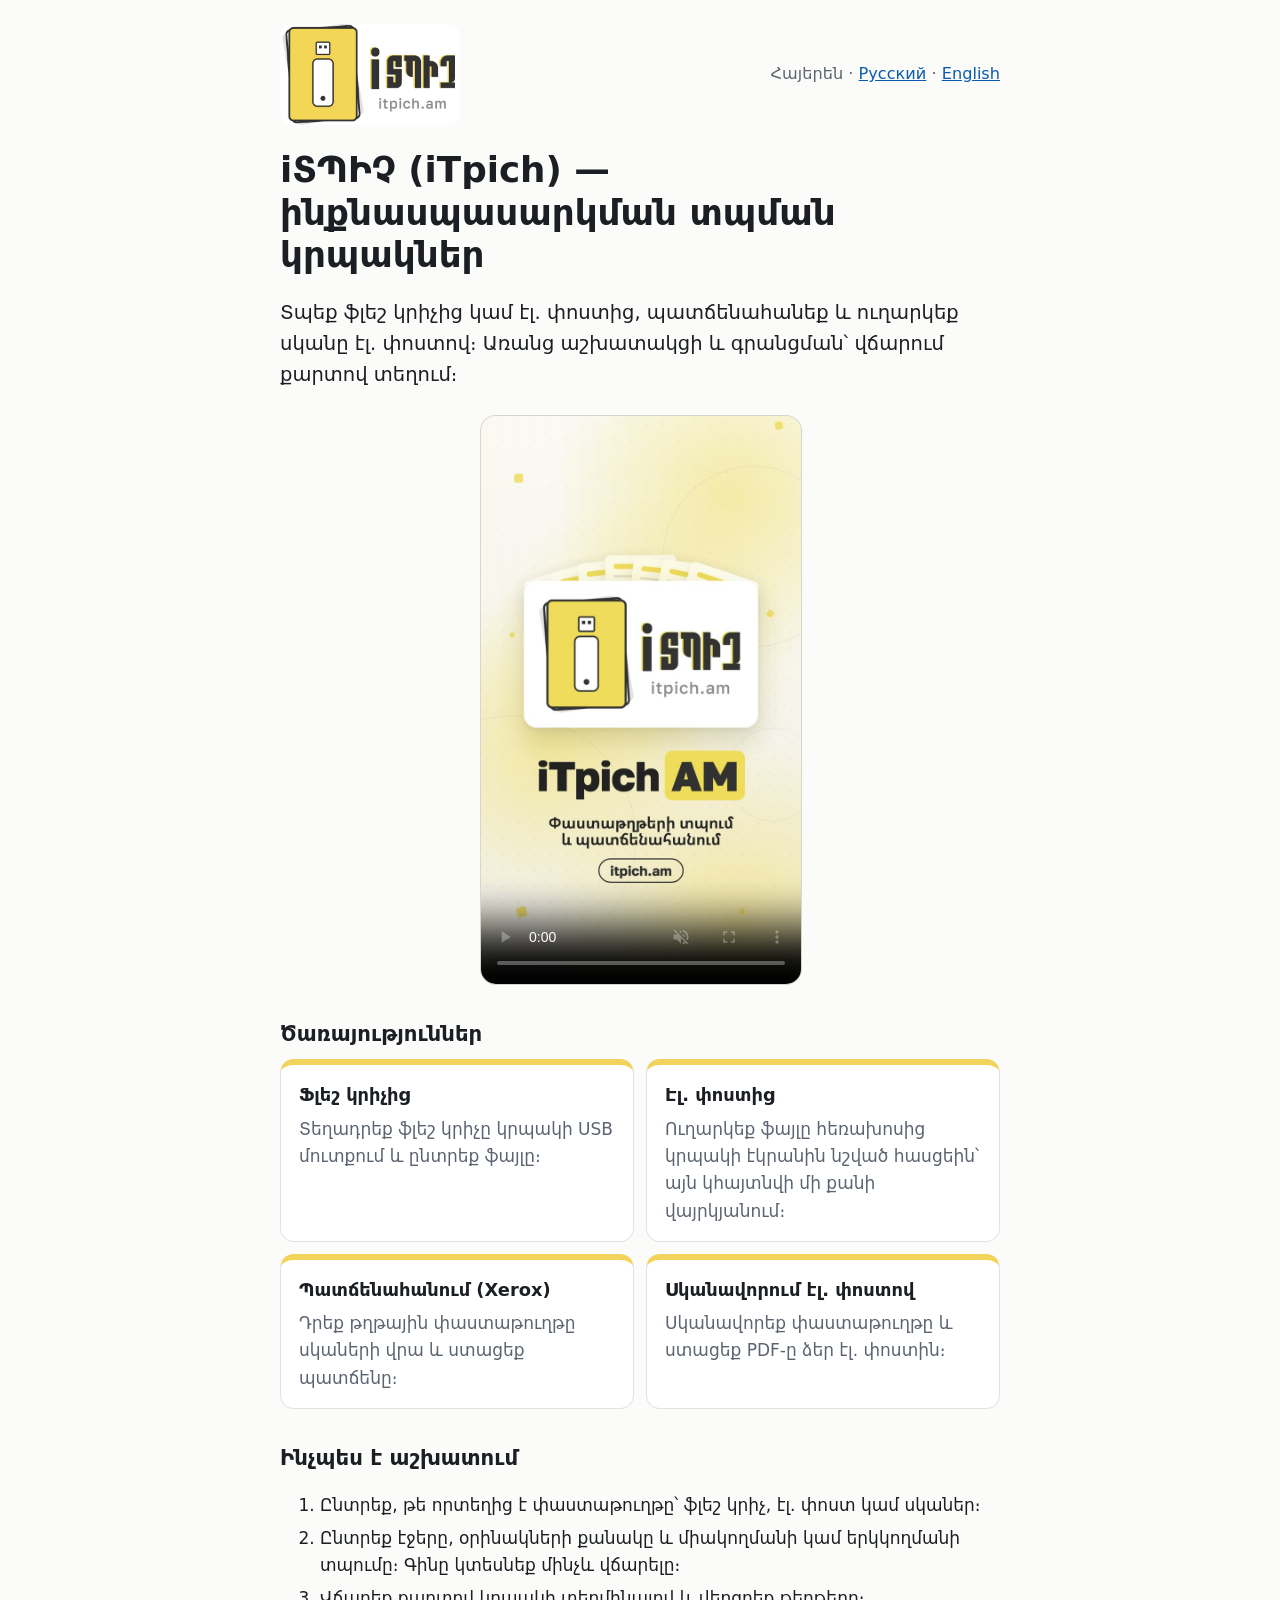
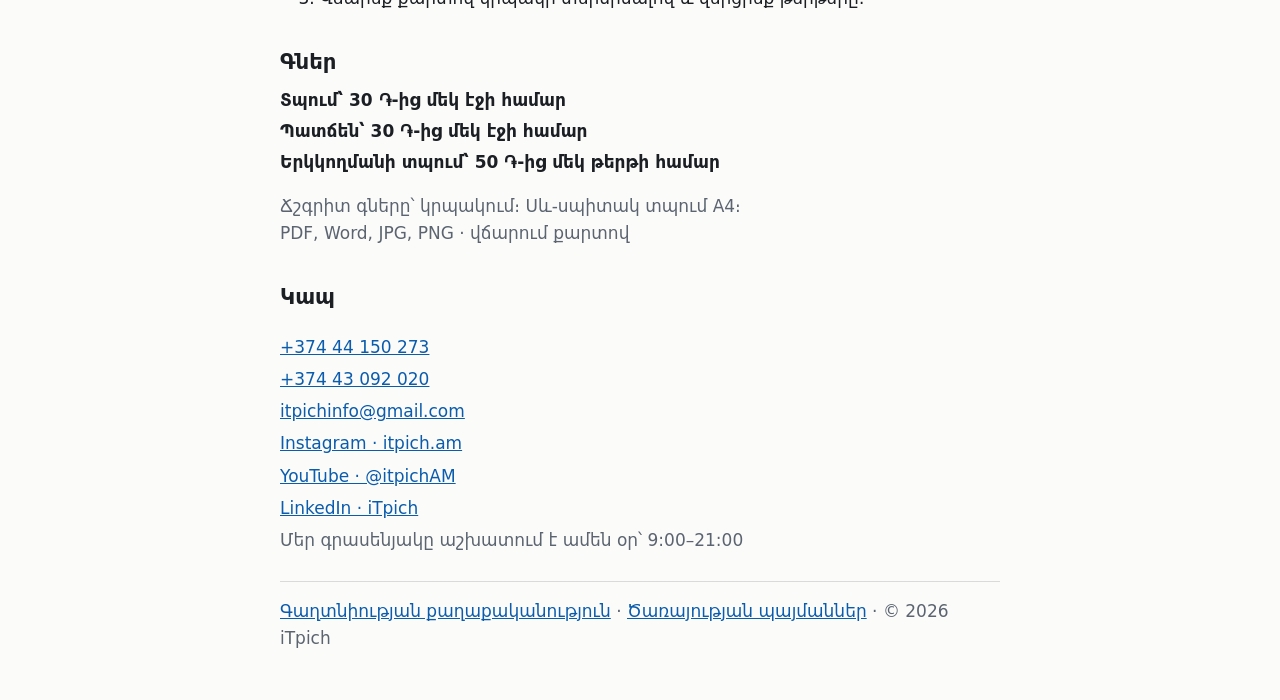
<file: index.html>
<!doctype html>
<html lang="hy">
<head>
  <meta charset="utf-8">
  <meta name="viewport" content="width=device-width, initial-scale=1">
  <title>iՏՊԻՉ (iTpich) — ինքնասպասարկման տպման կրպակներ</title>
  <meta name="description" content="Տպեք փաստաթղթերը ֆլեշ կրիչից կամ էլ. փոստից, պատճենահանեք և սկանավորեք ինքնասպասարկման կրպակում։ Վճարում քարտով։">
  <link rel="canonical" href="https://itpich.am/">
  <link rel="alternate" hreflang="hy" href="https://itpich.am/">
  <link rel="alternate" hreflang="ru" href="https://itpich.am/index-ru.html">
  <link rel="alternate" hreflang="en" href="https://itpich.am/index-en.html">
  <link rel="icon" type="image/png" href="icon.png">
  <link rel="apple-touch-icon" href="icon.png">
  <meta property="og:title" content="iՏՊԻՉ (iTpich) — ինքնասպասարկման տպման կրպակներ">
  <meta property="og:description" content="Տպեք փաստաթղթերը ֆլեշ կրիչից կամ էլ. փոստից, պատճենահանեք և սկանավորեք ինքնասպասարկման կրպակում։ Վճարում քարտով։">
  <meta property="og:image" content="https://itpich.am/icon.png">
  <link rel="stylesheet" href="style.css">
  <script src="promo.js" defer></script>
  <script type="application/ld+json">
  {
    "@context": "https://schema.org",
    "@type": "Organization",
    "@id": "https://itpich.am/#organization",
    "name": "iTpich",
    "alternateName": ["iՏՊԻՉ", "Itpich"],
    "url": "https://itpich.am/",
    "logo": "https://itpich.am/icon.png",
    "email": "itpichinfo@gmail.com",
    "telephone": ["+37444150273", "+37443092020"],
    "areaServed": "AM",
    "sameAs": ["https://www.instagram.com/itpich.am/", "https://www.youtube.com/@itpichAM", "https://www.linkedin.com/company/itpich/"]
  }
  </script>
  <script>if (location.hostname.endsWith('github.io')) location.replace('https://itpich.am/' + location.pathname.split('/').pop());</script>
</head>
<body>
  <header class="site-header">
    <a href="index.html"><img class="brand" src="logo.jpg" width="295" height="165" alt="iTpich · itpich.am"></a>
    <nav class="langs"><span aria-current="page">Հայերեն</span> · <a href="index-ru.html" hreflang="ru" lang="ru">Русский</a> · <a href="index-en.html" hreflang="en" lang="en">English</a></nav>
  </header>
  <main>
    <h1>iՏՊԻՉ (iTpich) — ինքնասպասարկման տպման կրպակներ</h1>
    <p class="lead">Տպեք ֆլեշ կրիչից կամ էլ. փոստից, պատճենահանեք և ուղարկեք սկանը էլ. փոստով։ Առանց աշխատակցի և գրանցման՝ վճարում քարտով տեղում։</p>

    <figure class="promo">
      <video muted loop playsinline preload="none" width="720" height="1280" poster="video/itpich-hy.jpg" aria-label="iTpich-ի գովազդային տեսահոլովակ՝ փաստաթղթերի տպում և պատճենահանում">
        <source src="video/itpich-hy.mp4" type="video/mp4">
      </video>
    </figure>

    <h2>Ծառայություններ</h2>
    <ul class="cards">
      <li class="card"><h3>Ֆլեշ կրիչից</h3><p>Տեղադրեք ֆլեշ կրիչը կրպակի USB մուտքում և ընտրեք ֆայլը։</p></li>
      <li class="card"><h3>Էլ. փոստից</h3><p>Ուղարկեք ֆայլը հեռախոսից կրպակի էկրանին նշված հասցեին՝ այն կհայտնվի մի քանի վայրկյանում։</p></li>
      <li class="card"><h3>Պատճենահանում (Xerox)</h3><p>Դրեք թղթային փաստաթուղթը սկաների վրա և ստացեք պատճենը։</p></li>
      <li class="card"><h3>Սկանավորում էլ. փոստով</h3><p>Սկանավորեք փաստաթուղթը և ստացեք PDF-ը ձեր էլ. փոստին։</p></li>
    </ul>

    <h2>Ինչպես է աշխատում</h2>
    <ol class="steps">
      <li>Ընտրեք, թե որտեղից է փաստաթուղթը՝ ֆլեշ կրիչ, էլ. փոստ կամ սկաներ։</li>
      <li>Ընտրեք էջերը, օրինակների քանակը և միակողմանի կամ երկկողմանի տպումը։ Գինը կտեսնեք մինչև վճարելը։</li>
      <li>Վճարեք քարտով կրպակի տերմինալով և վերցրեք թերթերը։</li>
    </ol>

    <h2>Գներ</h2>
    <ul class="prices">
      <li>Տպում՝ 30 ֏-ից մեկ էջի համար</li>
      <li>Պատճեն՝ 30 ֏-ից մեկ էջի համար</li>
      <li>Երկկողմանի տպում՝ 50 ֏-ից մեկ թերթի համար</li>
    </ul>
    <p class="muted">Ճշգրիտ գները՝ կրպակում։ Սև-սպիտակ տպում A4։<br>PDF, Word, JPG, PNG · վճարում քարտով</p>

    <h2>Կապ</h2>
    <p class="contacts">
      <a href="tel:+37444150273">+374 44 150 273</a><br>
      <a href="tel:+37443092020">+374 43 092 020</a><br>
      <a href="mailto:itpichinfo@gmail.com">itpichinfo@gmail.com</a><br>
      <a href="https://www.instagram.com/itpich.am/">Instagram · itpich.am</a><br>
      <a href="https://www.youtube.com/@itpichAM">YouTube · @itpichAM</a><br>
      <a href="https://www.linkedin.com/company/itpich/">LinkedIn · iTpich</a><br>
      <span class="muted">Մեր գրասենյակը աշխատում է ամեն օր՝ 9:00–21:00</span>
    </p>
  </main>
  <footer><a href="privacy-hy.html">Գաղտնիության քաղաքականություն</a> · <a href="terms-hy.html">Ծառայության պայմաններ</a> · © 2026 iTpich</footer>
</body>
</html>
</file>
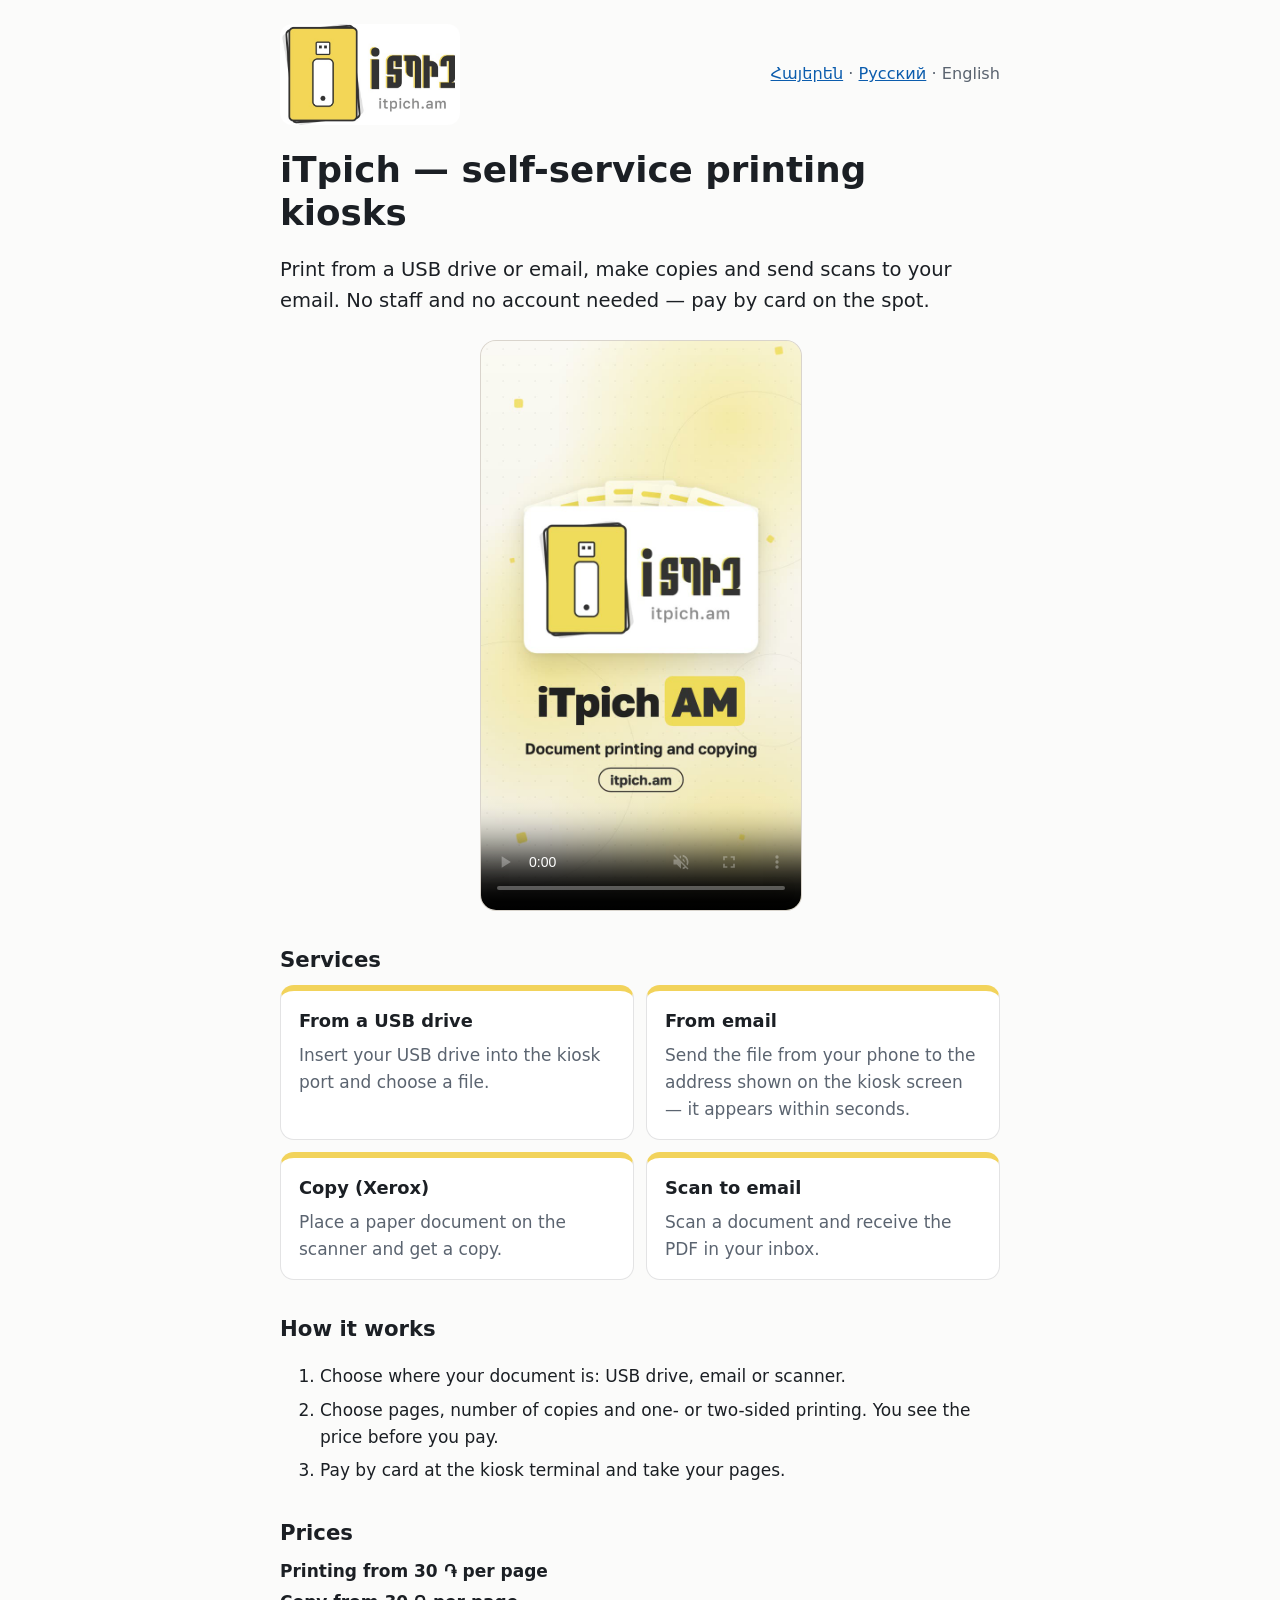
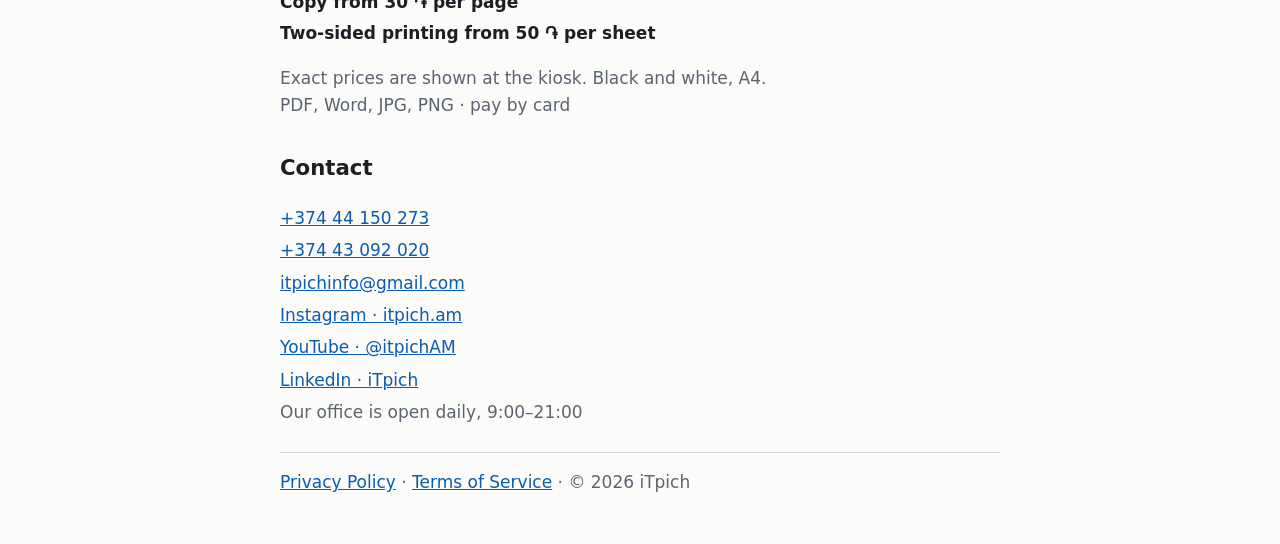
<file: index-en.html>
<!doctype html>
<html lang="en">
<head>
  <meta charset="utf-8">
  <meta name="viewport" content="width=device-width, initial-scale=1">
  <title>iTpich — self-service printing kiosks</title>
  <meta name="description" content="Print documents from a USB drive or email, make copies and scan to email at a self-service kiosk. Pay by card.">
  <link rel="canonical" href="https://itpich.am/index-en.html">
  <link rel="alternate" hreflang="hy" href="https://itpich.am/">
  <link rel="alternate" hreflang="ru" href="https://itpich.am/index-ru.html">
  <link rel="alternate" hreflang="en" href="https://itpich.am/index-en.html">
  <link rel="icon" type="image/png" href="icon.png">
  <link rel="apple-touch-icon" href="icon.png">
  <meta property="og:title" content="iTpich — self-service printing kiosks">
  <meta property="og:description" content="Print documents from a USB drive or email, make copies and scan to email at a self-service kiosk. Pay by card.">
  <meta property="og:image" content="https://itpich.am/icon.png">
  <link rel="stylesheet" href="style.css">
  <script src="promo.js" defer></script>
  <script type="application/ld+json">
  {
    "@context": "https://schema.org",
    "@type": "Organization",
    "@id": "https://itpich.am/#organization",
    "name": "iTpich",
    "alternateName": ["iՏՊԻՉ", "Itpich"],
    "url": "https://itpich.am/",
    "logo": "https://itpich.am/icon.png",
    "email": "itpichinfo@gmail.com",
    "telephone": ["+37444150273", "+37443092020"],
    "areaServed": "AM",
    "sameAs": ["https://www.instagram.com/itpich.am/", "https://www.youtube.com/@itpichAM", "https://www.linkedin.com/company/itpich/"]
  }
  </script>
  <script>if (location.hostname.endsWith('github.io')) location.replace('https://itpich.am/' + location.pathname.split('/').pop());</script>
</head>
<body>
  <header class="site-header">
    <a href="index-en.html"><img class="brand" src="logo.jpg" width="295" height="165" alt="iTpich · itpich.am"></a>
    <nav class="langs"><a href="index.html" hreflang="hy" lang="hy">Հայերեն</a> · <a href="index-ru.html" hreflang="ru" lang="ru">Русский</a> · <span aria-current="page">English</span></nav>
  </header>
  <main>
    <h1>iTpich — self-service printing kiosks</h1>
    <p class="lead">Print from a USB drive or email, make copies and send scans to your email. No staff and no account needed — pay by card on the spot.</p>

    <figure class="promo">
      <video muted loop playsinline preload="none" width="720" height="1280" poster="video/itpich-en.jpg" aria-label="iTpich promo video: document printing and copying">
        <source src="video/itpich-en.mp4" type="video/mp4">
      </video>
    </figure>

    <h2>Services</h2>
    <ul class="cards">
      <li class="card"><h3>From a USB drive</h3><p>Insert your USB drive into the kiosk port and choose a file.</p></li>
      <li class="card"><h3>From email</h3><p>Send the file from your phone to the address shown on the kiosk screen — it appears within seconds.</p></li>
      <li class="card"><h3>Copy (Xerox)</h3><p>Place a paper document on the scanner and get a copy.</p></li>
      <li class="card"><h3>Scan to email</h3><p>Scan a document and receive the PDF in your inbox.</p></li>
    </ul>

    <h2>How it works</h2>
    <ol class="steps">
      <li>Choose where your document is: USB drive, email or scanner.</li>
      <li>Choose pages, number of copies and one- or two-sided printing. You see the price before you pay.</li>
      <li>Pay by card at the kiosk terminal and take your pages.</li>
    </ol>

    <h2>Prices</h2>
    <ul class="prices">
      <li>Printing from 30 ֏ per page</li>
      <li>Copy from 30 ֏ per page</li>
      <li>Two-sided printing from 50 ֏ per sheet</li>
    </ul>
    <p class="muted">Exact prices are shown at the kiosk. Black and white, A4.<br>PDF, Word, JPG, PNG · pay by card</p>

    <h2>Contact</h2>
    <p class="contacts">
      <a href="tel:+37444150273">+374 44 150 273</a><br>
      <a href="tel:+37443092020">+374 43 092 020</a><br>
      <a href="mailto:itpichinfo@gmail.com">itpichinfo@gmail.com</a><br>
      <a href="https://www.instagram.com/itpich.am/">Instagram · itpich.am</a><br>
      <a href="https://www.youtube.com/@itpichAM">YouTube · @itpichAM</a><br>
      <a href="https://www.linkedin.com/company/itpich/">LinkedIn · iTpich</a><br>
      <span class="muted">Our office is open daily, 9:00–21:00</span>
    </p>
  </main>
  <footer><a href="privacy.html">Privacy Policy</a> · <a href="terms.html">Terms of Service</a> · © 2026 iTpich</footer>
</body>
</html>
</file>
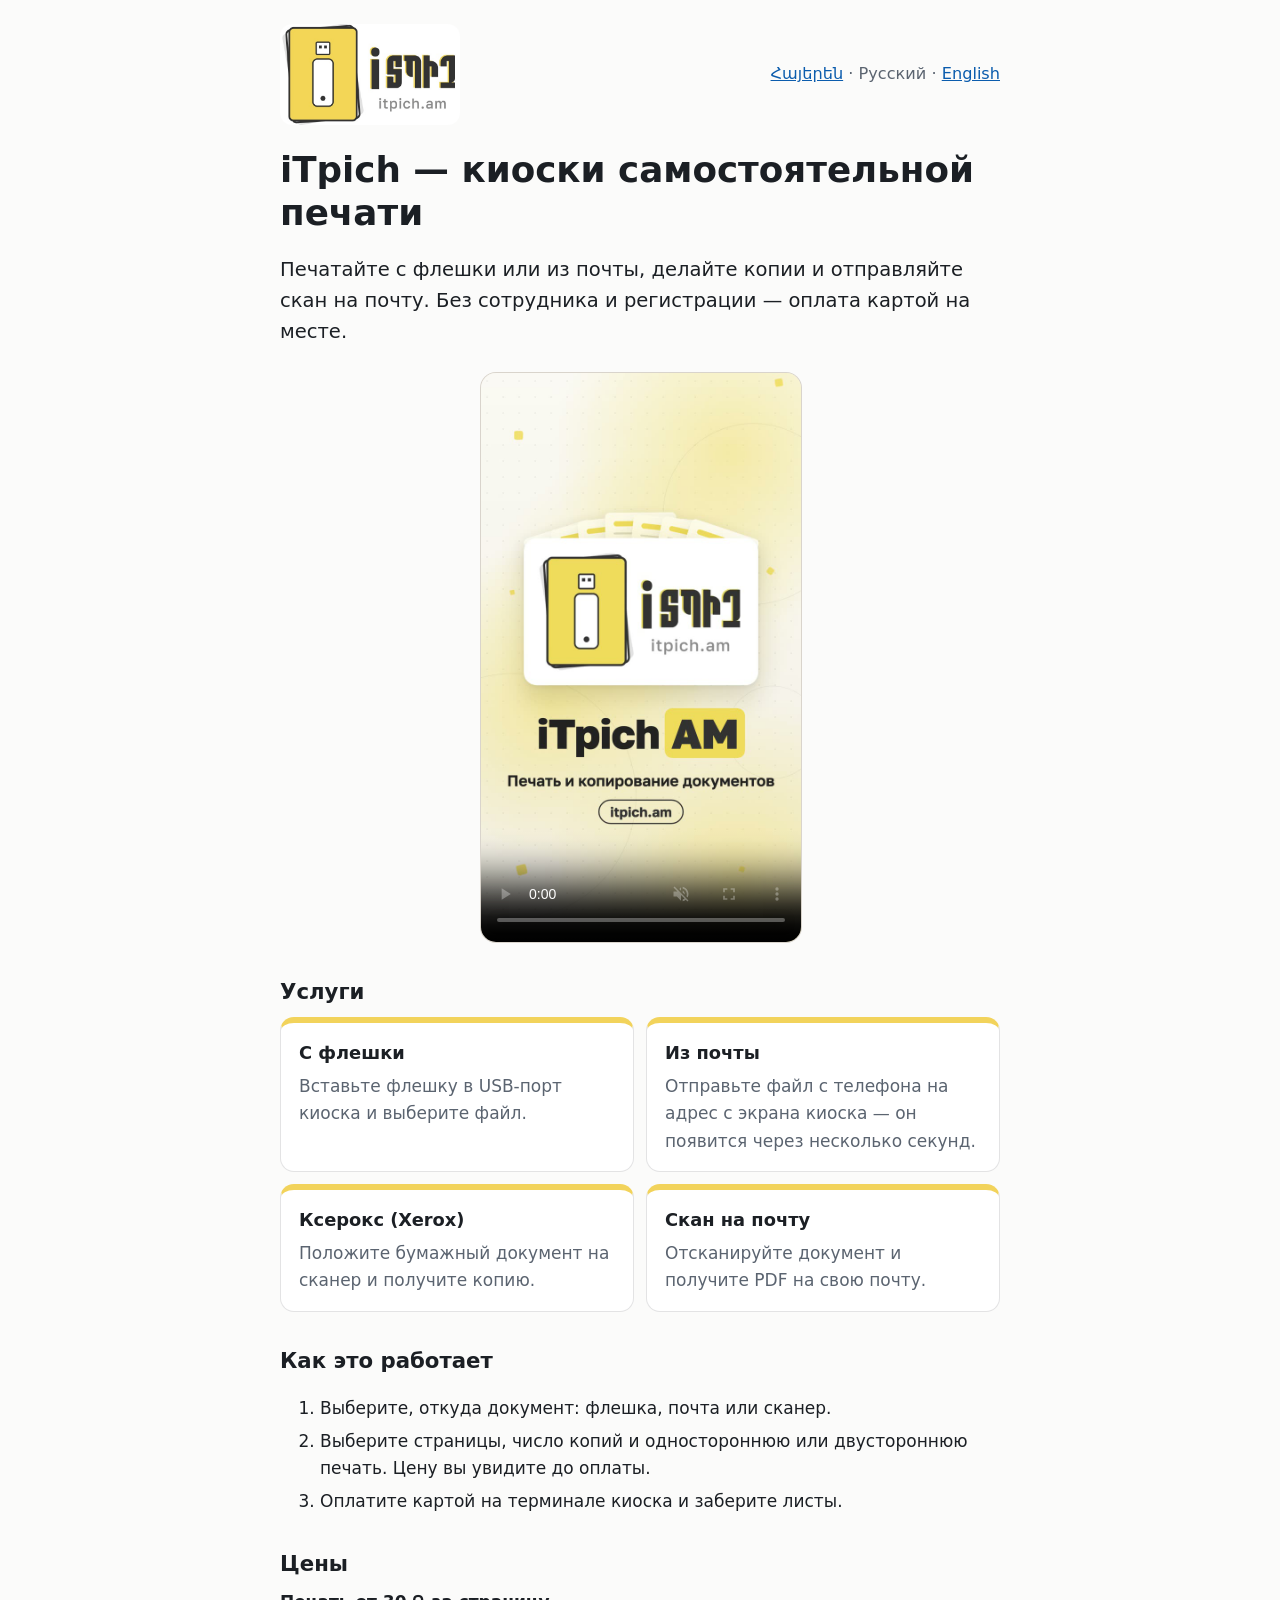
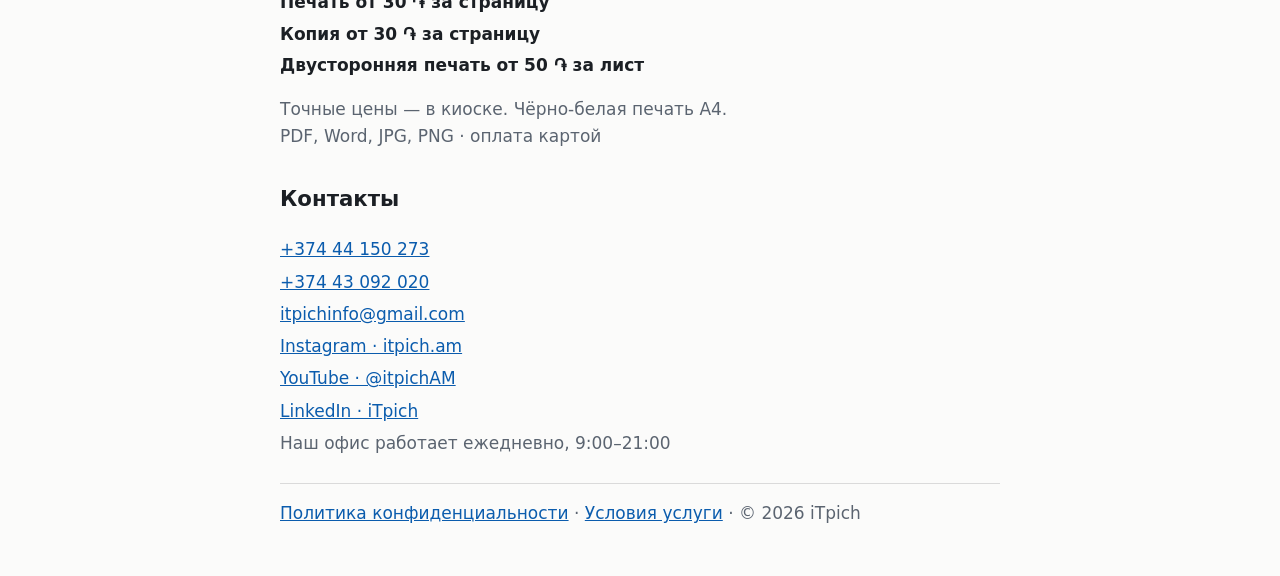
<file: index-ru.html>
<!doctype html>
<html lang="ru">
<head>
  <meta charset="utf-8">
  <meta name="viewport" content="width=device-width, initial-scale=1">
  <title>iTpich — киоски самостоятельной печати</title>
  <meta name="description" content="Печать документов с флешки и из почты, ксерокс и скан на почту в киоске самообслуживания. Оплата картой.">
  <link rel="canonical" href="https://itpich.am/index-ru.html">
  <link rel="alternate" hreflang="hy" href="https://itpich.am/">
  <link rel="alternate" hreflang="ru" href="https://itpich.am/index-ru.html">
  <link rel="alternate" hreflang="en" href="https://itpich.am/index-en.html">
  <link rel="icon" type="image/png" href="icon.png">
  <link rel="apple-touch-icon" href="icon.png">
  <meta property="og:title" content="iTpich — киоски самостоятельной печати">
  <meta property="og:description" content="Печать документов с флешки и из почты, ксерокс и скан на почту в киоске самообслуживания. Оплата картой.">
  <meta property="og:image" content="https://itpich.am/icon.png">
  <link rel="stylesheet" href="style.css">
  <script src="promo.js" defer></script>
  <script type="application/ld+json">
  {
    "@context": "https://schema.org",
    "@type": "Organization",
    "@id": "https://itpich.am/#organization",
    "name": "iTpich",
    "alternateName": ["iՏՊԻՉ", "Itpich"],
    "url": "https://itpich.am/",
    "logo": "https://itpich.am/icon.png",
    "email": "itpichinfo@gmail.com",
    "telephone": ["+37444150273", "+37443092020"],
    "areaServed": "AM",
    "sameAs": ["https://www.instagram.com/itpich.am/", "https://www.youtube.com/@itpichAM", "https://www.linkedin.com/company/itpich/"]
  }
  </script>
  <script>if (location.hostname.endsWith('github.io')) location.replace('https://itpich.am/' + location.pathname.split('/').pop());</script>
</head>
<body>
  <header class="site-header">
    <a href="index-ru.html"><img class="brand" src="logo.jpg" width="295" height="165" alt="iTpich · itpich.am"></a>
    <nav class="langs"><a href="index.html" hreflang="hy" lang="hy">Հայերեն</a> · <span aria-current="page">Русский</span> · <a href="index-en.html" hreflang="en" lang="en">English</a></nav>
  </header>
  <main>
    <h1>iTpich — киоски самостоятельной печати</h1>
    <p class="lead">Печатайте с флешки или из почты, делайте копии и отправляйте скан на почту. Без сотрудника и регистрации — оплата картой на месте.</p>

    <figure class="promo">
      <video muted loop playsinline preload="none" width="720" height="1280" poster="video/itpich-ru.jpg" aria-label="Рекламный ролик iTpich: печать и копирование документов">
        <source src="video/itpich-ru.mp4" type="video/mp4">
      </video>
    </figure>

    <h2>Услуги</h2>
    <ul class="cards">
      <li class="card"><h3>С флешки</h3><p>Вставьте флешку в USB-порт киоска и выберите файл.</p></li>
      <li class="card"><h3>Из почты</h3><p>Отправьте файл с телефона на адрес с экрана киоска — он появится через несколько секунд.</p></li>
      <li class="card"><h3>Ксерокс (Xerox)</h3><p>Положите бумажный документ на сканер и получите копию.</p></li>
      <li class="card"><h3>Скан на почту</h3><p>Отсканируйте документ и получите PDF на свою почту.</p></li>
    </ul>

    <h2>Как это работает</h2>
    <ol class="steps">
      <li>Выберите, откуда документ: флешка, почта или сканер.</li>
      <li>Выберите страницы, число копий и одностороннюю или двустороннюю печать. Цену вы увидите до оплаты.</li>
      <li>Оплатите картой на терминале киоска и заберите листы.</li>
    </ol>

    <h2>Цены</h2>
    <ul class="prices">
      <li>Печать от 30 ֏ за страницу</li>
      <li>Копия от 30 ֏ за страницу</li>
      <li>Двусторонняя печать от 50 ֏ за лист</li>
    </ul>
    <p class="muted">Точные цены — в киоске. Чёрно-белая печать A4.<br>PDF, Word, JPG, PNG · оплата картой</p>

    <h2>Контакты</h2>
    <p class="contacts">
      <a href="tel:+37444150273">+374 44 150 273</a><br>
      <a href="tel:+37443092020">+374 43 092 020</a><br>
      <a href="mailto:itpichinfo@gmail.com">itpichinfo@gmail.com</a><br>
      <a href="https://www.instagram.com/itpich.am/">Instagram · itpich.am</a><br>
      <a href="https://www.youtube.com/@itpichAM">YouTube · @itpichAM</a><br>
      <a href="https://www.linkedin.com/company/itpich/">LinkedIn · iTpich</a><br>
      <span class="muted">Наш офис работает ежедневно, 9:00–21:00</span>
    </p>
  </main>
  <footer><a href="privacy-ru.html">Политика конфиденциальности</a> · <a href="terms-ru.html">Условия услуги</a> · © 2026 iTpich</footer>
</body>
</html>
</file>
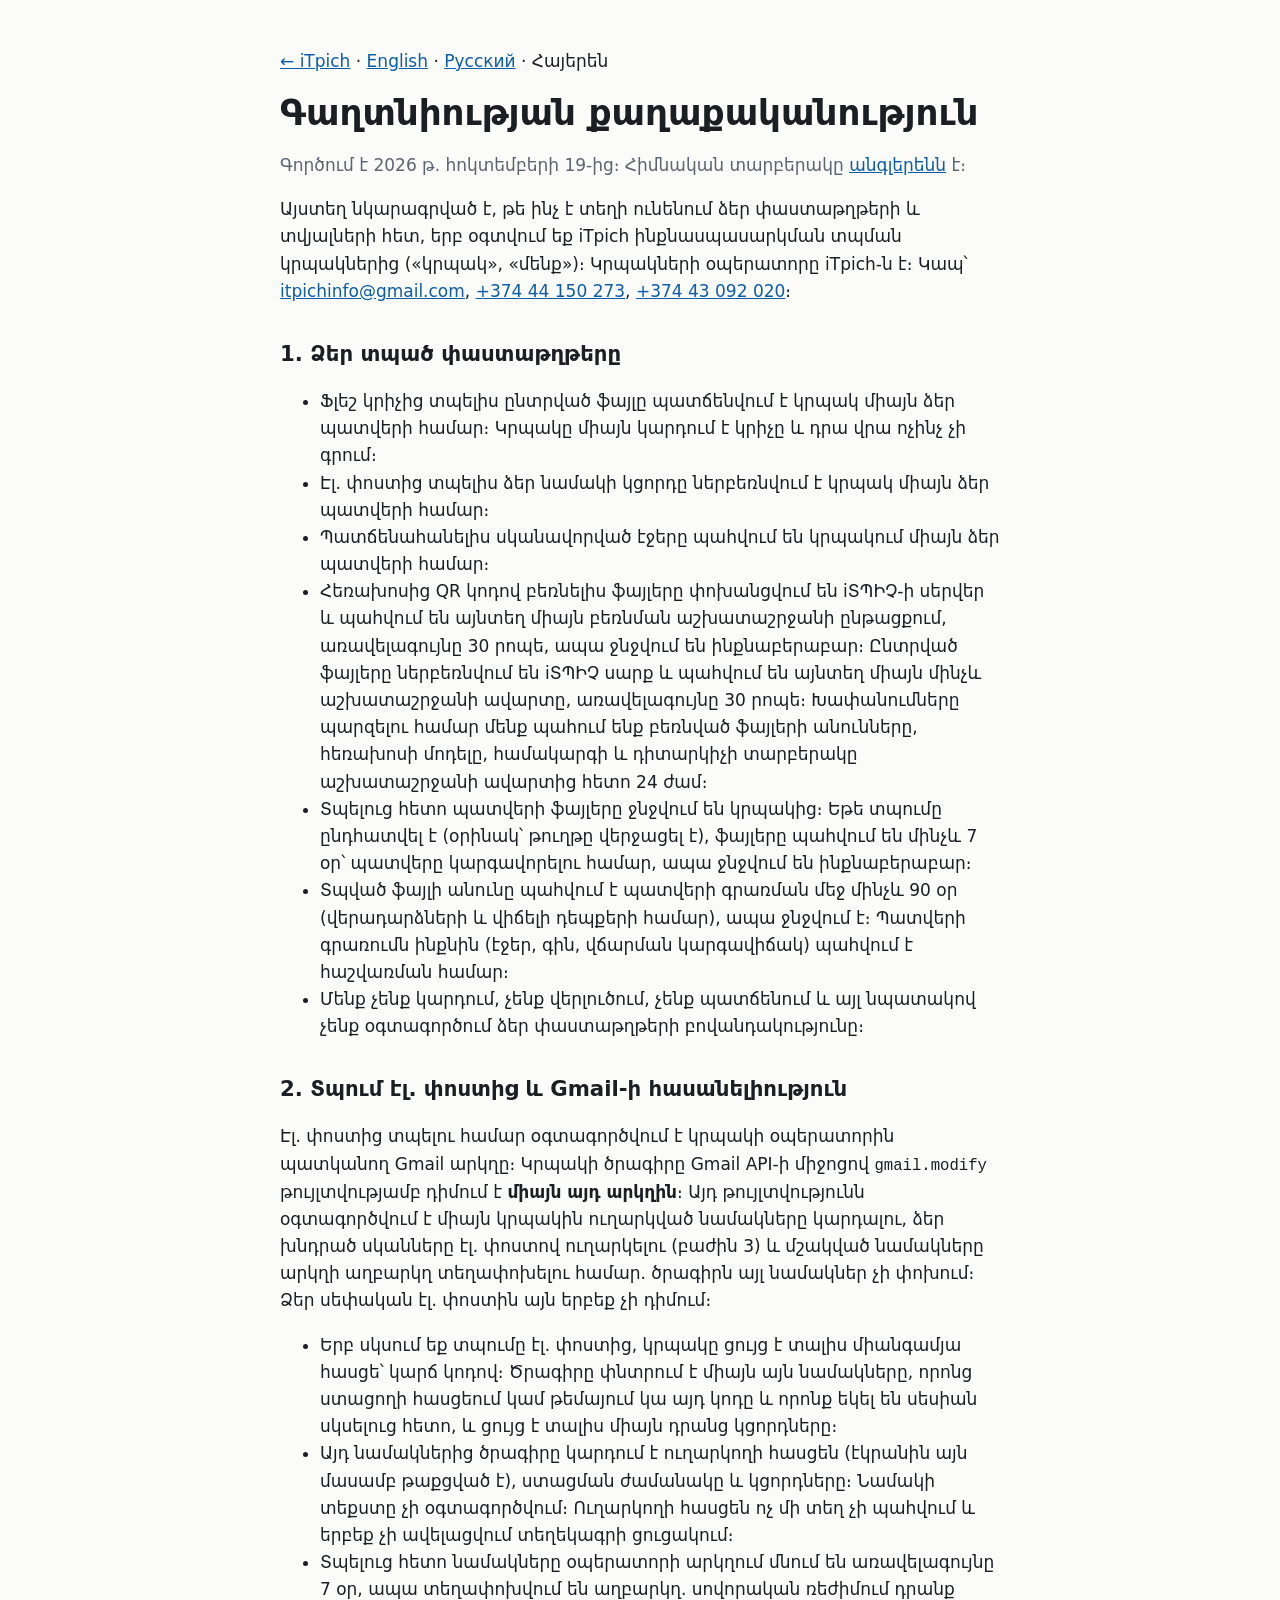
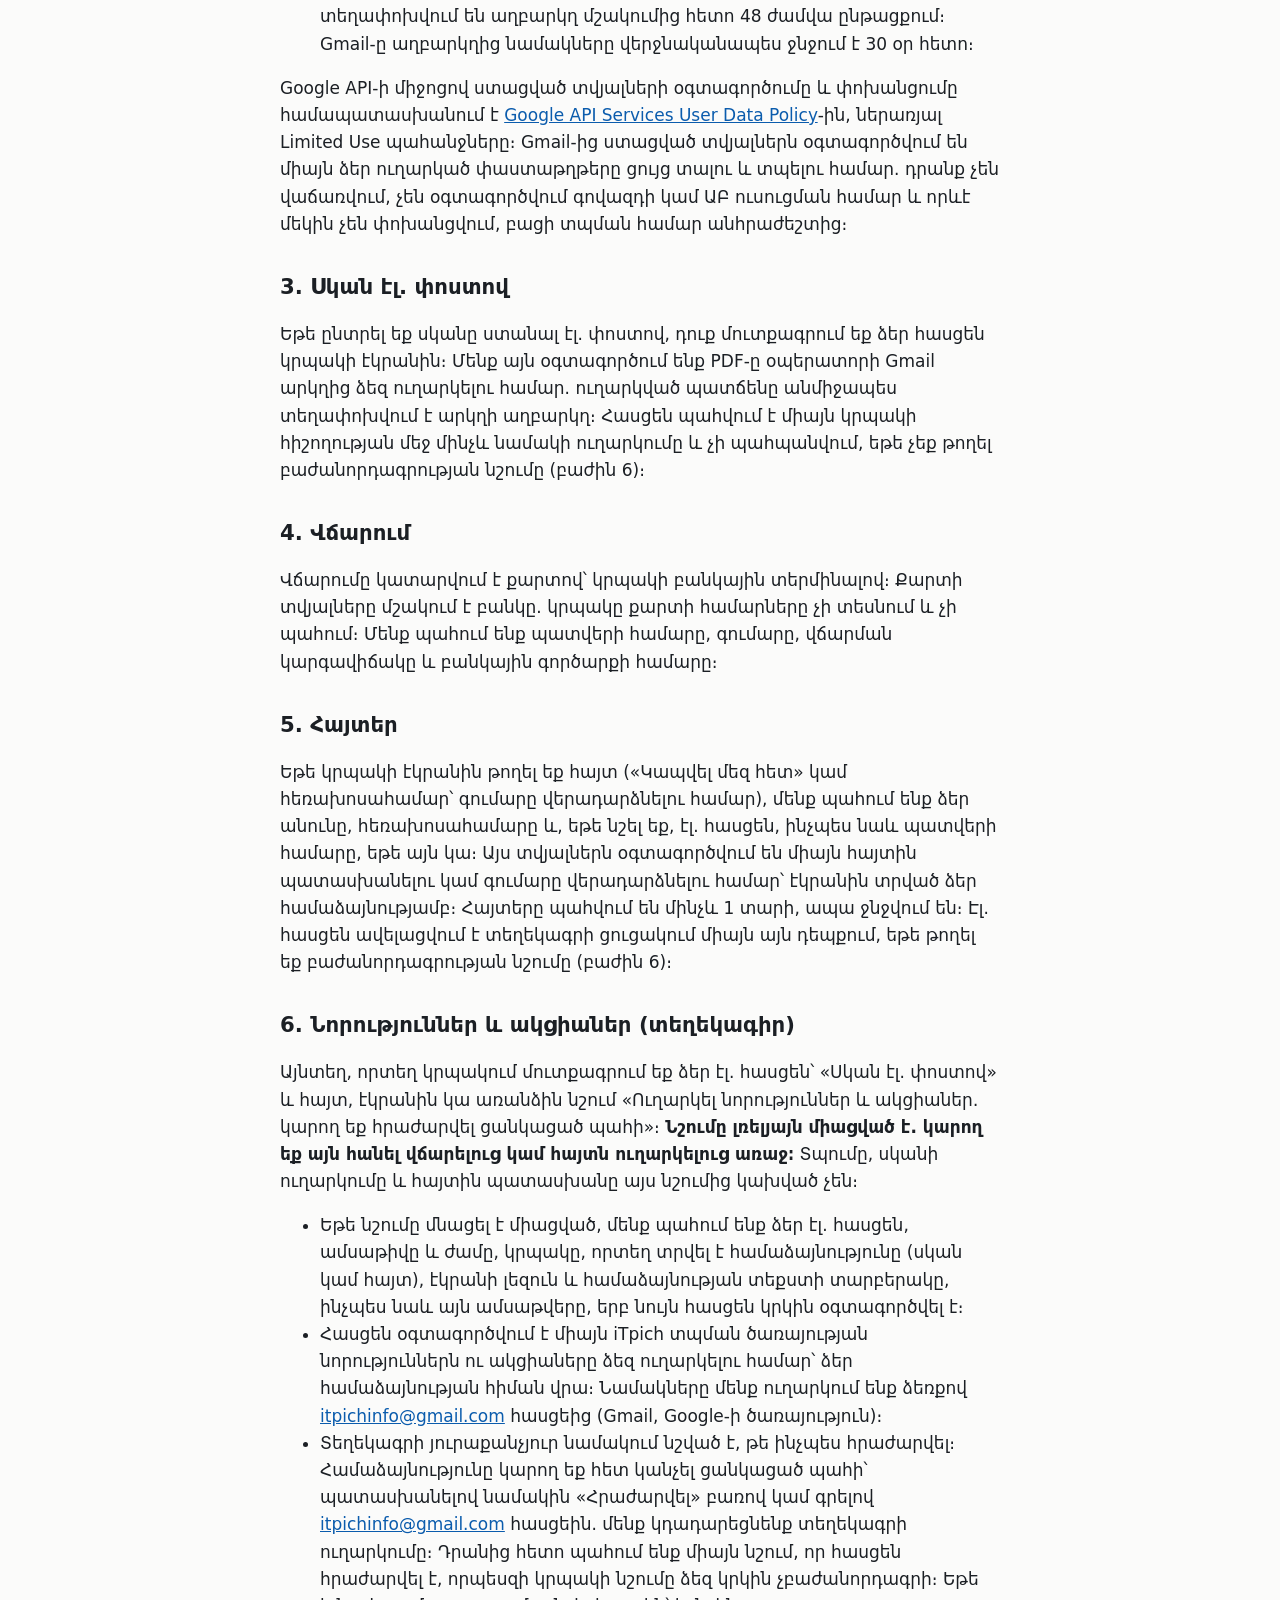
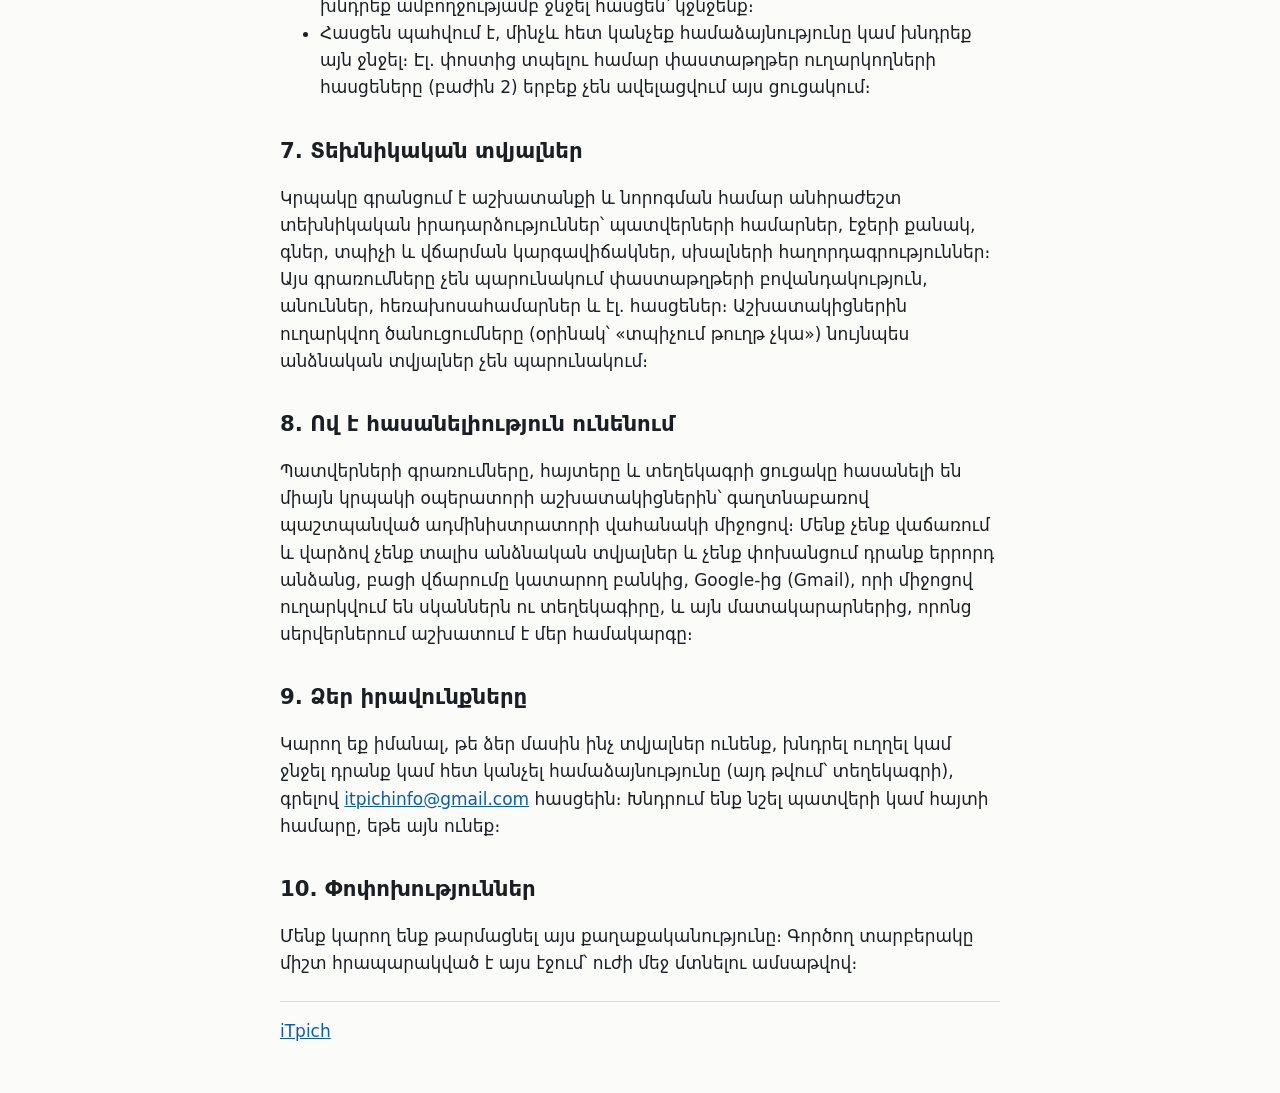
<file: privacy-hy.html>
<!doctype html>
<html lang="hy">
<head>
  <meta charset="utf-8">
  <meta name="viewport" content="width=device-width, initial-scale=1">
  <title>Գաղտնիության քաղաքականություն — iTpich</title>
  <link rel="canonical" href="https://itpich.am/privacy-hy.html">
  <link rel="icon" type="image/png" href="icon.png">
  <link rel="stylesheet" href="style.css">
  <script>if (location.hostname.endsWith('github.io')) location.replace('https://itpich.am/' + location.pathname.split('/').pop());</script>
</head>
<body>
  <main>
    <p><a href="index.html">← iTpich</a> · <a href="privacy.html">English</a> · <a href="privacy-ru.html">Русский</a> · Հայերեն</p>
    <h1>Գաղտնիության քաղաքականություն</h1>
    <p class="muted">Գործում է 2026 թ. հոկտեմբերի 19-ից։ Հիմնական տարբերակը <a href="privacy.html">անգլերենն</a> է։</p>

    <p>Այստեղ նկարագրված է, թե ինչ է տեղի ունենում ձեր փաստաթղթերի և տվյալների հետ, երբ օգտվում եք iTpich ինքնասպասարկման տպման կրպակներից («կրպակ», «մենք»)։ Կրպակների օպերատորը iTpich-ն է։ Կապ՝ <a href="mailto:itpichinfo@gmail.com">itpichinfo@gmail.com</a>, <a href="tel:+37444150273">+374 44 150 273</a>, <a href="tel:+37443092020">+374 43 092 020</a>։</p>

    <h2>1. Ձեր տպած փաստաթղթերը</h2>
    <ul>
      <li>Ֆլեշ կրիչից տպելիս ընտրված ֆայլը պատճենվում է կրպակ միայն ձեր պատվերի համար։ Կրպակը միայն կարդում է կրիչը և դրա վրա ոչինչ չի գրում։</li>
      <li>Էլ. փոստից տպելիս ձեր նամակի կցորդը ներբեռնվում է կրպակ միայն ձեր պատվերի համար։</li>
      <li>Պատճենահանելիս սկանավորված էջերը պահվում են կրպակում միայն ձեր պատվերի համար։</li>
      <li>Հեռախոսից QR կոդով բեռնելիս ֆայլերը փոխանցվում են iՏՊԻՉ-ի սերվեր և պահվում են այնտեղ միայն բեռնման աշխատաշրջանի ընթացքում, առավելագույնը 30 րոպե, ապա ջնջվում են ինքնաբերաբար։ Ընտրված ֆայլերը ներբեռնվում են iՏՊԻՉ սարք և պահվում են այնտեղ միայն մինչև աշխատաշրջանի ավարտը, առավելագույնը 30 րոպե։ Խափանումները պարզելու համար մենք պահում ենք բեռնված ֆայլերի անունները, հեռախոսի մոդելը, համակարգի և դիտարկիչի տարբերակը աշխատաշրջանի ավարտից հետո 24 ժամ։</li>
      <li>Տպելուց հետո պատվերի ֆայլերը ջնջվում են կրպակից։ Եթե տպումը ընդհատվել է (օրինակ՝ թուղթը վերջացել է), ֆայլերը պահվում են մինչև 7 օր՝ պատվերը կարգավորելու համար, ապա ջնջվում են ինքնաբերաբար։</li>
      <li>Տպված ֆայլի անունը պահվում է պատվերի գրառման մեջ մինչև 90 օր (վերադարձների և վիճելի դեպքերի համար), ապա ջնջվում է։ Պատվերի գրառումն ինքնին (էջեր, գին, վճարման կարգավիճակ) պահվում է հաշվառման համար։</li>
      <li>Մենք չենք կարդում, չենք վերլուծում, չենք պատճենում և այլ նպատակով չենք օգտագործում ձեր փաստաթղթերի բովանդակությունը։</li>
    </ul>

    <h2>2. Տպում էլ. փոստից և Gmail-ի հասանելիություն</h2>
    <p>Էլ. փոստից տպելու համար օգտագործվում է կրպակի օպերատորին պատկանող Gmail արկղը։ Կրպակի ծրագիրը Gmail API-ի միջոցով <code>gmail.modify</code> թույլտվությամբ դիմում է <b>միայն այդ արկղին</b>։ Այդ թույլտվությունն օգտագործվում է միայն կրպակին ուղարկված նամակները կարդալու, ձեր խնդրած սկանները էլ. փոստով ուղարկելու (բաժին 3) և մշակված նամակները արկղի աղբարկղ տեղափոխելու համար. ծրագիրն այլ նամակներ չի փոխում։ Ձեր սեփական էլ. փոստին այն երբեք չի դիմում։</p>
    <ul>
      <li>Երբ սկսում եք տպումը էլ. փոստից, կրպակը ցույց է տալիս միանգամյա հասցե՝ կարճ կոդով։ Ծրագիրը փնտրում է միայն այն նամակները, որոնց ստացողի հասցեում կամ թեմայում կա այդ կոդը և որոնք եկել են սեսիան սկսելուց հետո, և ցույց է տալիս միայն դրանց կցորդները։</li>
      <li>Այդ նամակներից ծրագիրը կարդում է ուղարկողի հասցեն (էկրանին այն մասամբ թաքցված է), ստացման ժամանակը և կցորդները։ Նամակի տեքստը չի օգտագործվում։ Ուղարկողի հասցեն ոչ մի տեղ չի պահվում և երբեք չի ավելացվում տեղեկագրի ցուցակում։</li>
      <li>Տպելուց հետո նամակները օպերատորի արկղում մնում են առավելագույնը 7 օր, ապա տեղափոխվում են աղբարկղ. սովորական ռեժիմում դրանք տեղափոխվում են աղբարկղ մշակումից հետո 48 ժամվա ընթացքում։ Gmail-ը աղբարկղից նամակները վերջնականապես ջնջում է 30 օր հետո։</li>
    </ul>
    <p>Google API-ի միջոցով ստացված տվյալների օգտագործումը և փոխանցումը համապատասխանում է <a href="https://developers.google.com/terms/api-services-user-data-policy">Google API Services User Data Policy</a>-ին, ներառյալ Limited Use պահանջները։ Gmail-ից ստացված տվյալներն օգտագործվում են միայն ձեր ուղարկած փաստաթղթերը ցույց տալու և տպելու համար. դրանք չեն վաճառվում, չեն օգտագործվում գովազդի կամ ԱԲ ուսուցման համար և որևէ մեկին չեն փոխանցվում, բացի տպման համար անհրաժեշտից։</p>

    <h2>3. Սկան էլ. փոստով</h2>
    <p>Եթե ընտրել եք սկանը ստանալ էլ. փոստով, դուք մուտքագրում եք ձեր հասցեն կրպակի էկրանին։ Մենք այն օգտագործում ենք PDF-ը օպերատորի Gmail արկղից ձեզ ուղարկելու համար. ուղարկված պատճենը անմիջապես տեղափոխվում է արկղի աղբարկղ։ Հասցեն պահվում է միայն կրպակի հիշողության մեջ մինչև նամակի ուղարկումը և չի պահպանվում, եթե չեք թողել բաժանորդագրության նշումը (բաժին 6)։</p>

    <h2>4. Վճարում</h2>
    <p>Վճարումը կատարվում է քարտով՝ կրպակի բանկային տերմինալով։ Քարտի տվյալները մշակում է բանկը. կրպակը քարտի համարները չի տեսնում և չի պահում։ Մենք պահում ենք պատվերի համարը, գումարը, վճարման կարգավիճակը և բանկային գործարքի համարը։</p>

    <h2>5. Հայտեր</h2>
    <p>Եթե կրպակի էկրանին թողել եք հայտ («Կապվել մեզ հետ» կամ հեռախոսահամար՝ գումարը վերադարձնելու համար), մենք պահում ենք ձեր անունը, հեռախոսահամարը և, եթե նշել եք, էլ. հասցեն, ինչպես նաև պատվերի համարը, եթե այն կա։ Այս տվյալներն օգտագործվում են միայն հայտին պատասխանելու կամ գումարը վերադարձնելու համար՝ էկրանին տրված ձեր համաձայնությամբ։ Հայտերը պահվում են մինչև 1 տարի, ապա ջնջվում են։ Էլ. հասցեն ավելացվում է տեղեկագրի ցուցակում միայն այն դեպքում, եթե թողել եք բաժանորդագրության նշումը (բաժին 6)։</p>

    <h2>6. Նորություններ և ակցիաներ (տեղեկագիր)</h2>
    <p>Այնտեղ, որտեղ կրպակում մուտքագրում եք ձեր էլ. հասցեն՝ «Սկան էլ. փոստով» և հայտ, էկրանին կա առանձին նշում «Ուղարկել նորություններ և ակցիաներ․ կարող եք հրաժարվել ցանկացած պահի»։ <b>Նշումը լռելյայն միացված է. կարող եք այն հանել վճարելուց կամ հայտն ուղարկելուց առաջ։</b> Տպումը, սկանի ուղարկումը և հայտին պատասխանը այս նշումից կախված չեն։</p>
    <ul>
      <li>Եթե նշումը մնացել է միացված, մենք պահում ենք ձեր էլ. հասցեն, ամսաթիվը և ժամը, կրպակը, որտեղ տրվել է համաձայնությունը (սկան կամ հայտ), էկրանի լեզուն և համաձայնության տեքստի տարբերակը, ինչպես նաև այն ամսաթվերը, երբ նույն հասցեն կրկին օգտագործվել է։</li>
      <li>Հասցեն օգտագործվում է միայն iTpich տպման ծառայության նորություններն ու ակցիաները ձեզ ուղարկելու համար՝ ձեր համաձայնության հիման վրա։ Նամակները մենք ուղարկում ենք ձեռքով <a href="mailto:itpichinfo@gmail.com">itpichinfo@gmail.com</a> հասցեից (Gmail, Google-ի ծառայություն)։</li>
      <li>Տեղեկագրի յուրաքանչյուր նամակում նշված է, թե ինչպես հրաժարվել։ Համաձայնությունը կարող եք հետ կանչել ցանկացած պահի՝ պատասխանելով նամակին «Հրաժարվել» բառով կամ գրելով <a href="mailto:itpichinfo@gmail.com">itpichinfo@gmail.com</a> հասցեին. մենք կդադարեցնենք տեղեկագրի ուղարկումը։ Դրանից հետո պահում ենք միայն նշում, որ հասցեն հրաժարվել է, որպեսզի կրպակի նշումը ձեզ կրկին չբաժանորդագրի։ Եթե խնդրեք ամբողջությամբ ջնջել հասցեն՝ կջնջենք։</li>
      <li>Հասցեն պահվում է, մինչև հետ կանչեք համաձայնությունը կամ խնդրեք այն ջնջել։ Էլ. փոստից տպելու համար փաստաթղթեր ուղարկողների հասցեները (բաժին 2) երբեք չեն ավելացվում այս ցուցակում։</li>
    </ul>

    <h2>7. Տեխնիկական տվյալներ</h2>
    <p>Կրպակը գրանցում է աշխատանքի և նորոգման համար անհրաժեշտ տեխնիկական իրադարձություններ՝ պատվերների համարներ, էջերի քանակ, գներ, տպիչի և վճարման կարգավիճակներ, սխալների հաղորդագրություններ։ Այս գրառումները չեն պարունակում փաստաթղթերի բովանդակություն, անուններ, հեռախոսահամարներ և էլ. հասցեներ։ Աշխատակիցներին ուղարկվող ծանուցումները (օրինակ՝ «տպիչում թուղթ չկա») նույնպես անձնական տվյալներ չեն պարունակում։</p>

    <h2>8. Ով է հասանելիություն ունենում</h2>
    <p>Պատվերների գրառումները, հայտերը և տեղեկագրի ցուցակը հասանելի են միայն կրպակի օպերատորի աշխատակիցներին՝ գաղտնաբառով պաշտպանված ադմինիստրատորի վահանակի միջոցով։ Մենք չենք վաճառում և վարձով չենք տալիս անձնական տվյալներ և չենք փոխանցում դրանք երրորդ անձանց, բացի վճարումը կատարող բանկից, Google-ից (Gmail), որի միջոցով ուղարկվում են սկաններն ու տեղեկագիրը, և այն մատակարարներից, որոնց սերվերներում աշխատում է մեր համակարգը։</p>

    <h2>9. Ձեր իրավունքները</h2>
    <p>Կարող եք իմանալ, թե ձեր մասին ինչ տվյալներ ունենք, խնդրել ուղղել կամ ջնջել դրանք կամ հետ կանչել համաձայնությունը (այդ թվում՝ տեղեկագրի), գրելով <a href="mailto:itpichinfo@gmail.com">itpichinfo@gmail.com</a> հասցեին։ Խնդրում ենք նշել պատվերի կամ հայտի համարը, եթե այն ունեք։</p>

    <h2>10. Փոփոխություններ</h2>
    <p>Մենք կարող ենք թարմացնել այս քաղաքականությունը։ Գործող տարբերակը միշտ հրապարակված է այս էջում՝ ուժի մեջ մտնելու ամսաթվով։</p>
  </main>
  <footer><a href="index.html">iTpich</a></footer>
</body>
</html>
</file>
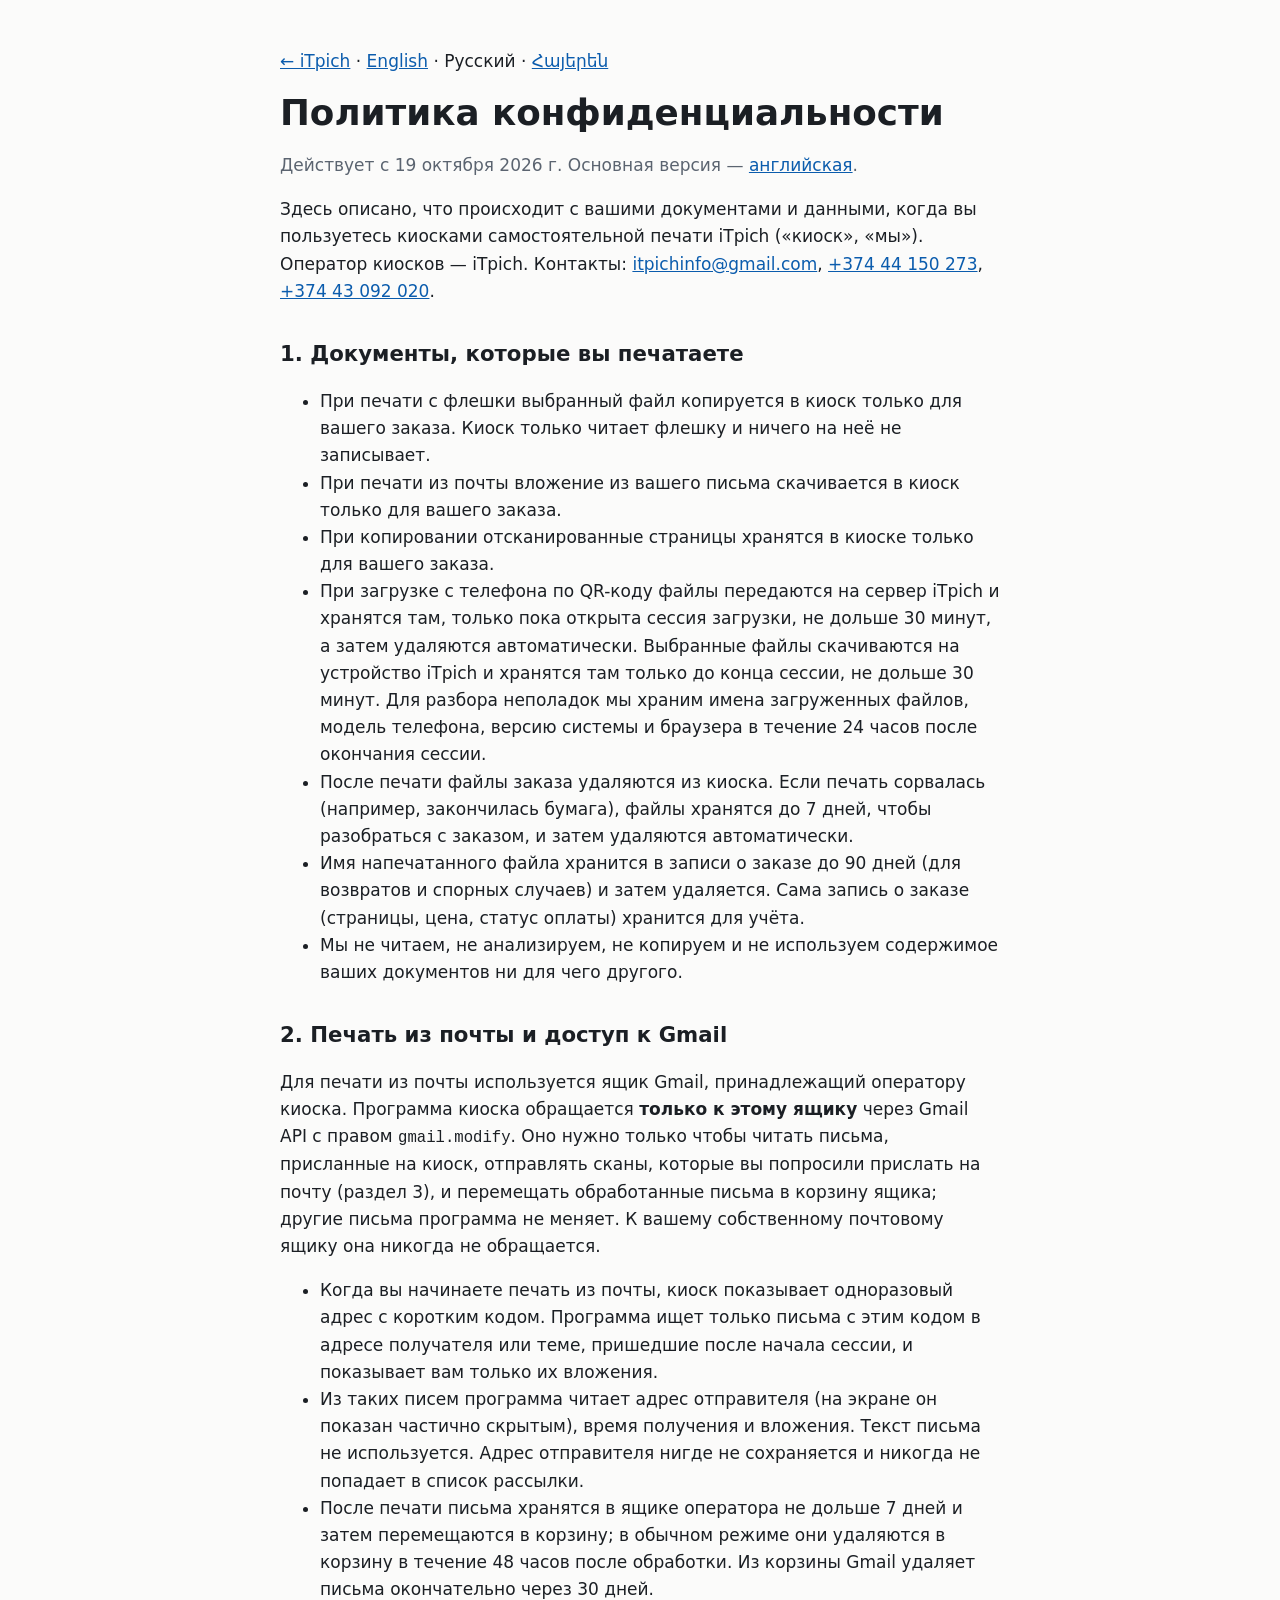
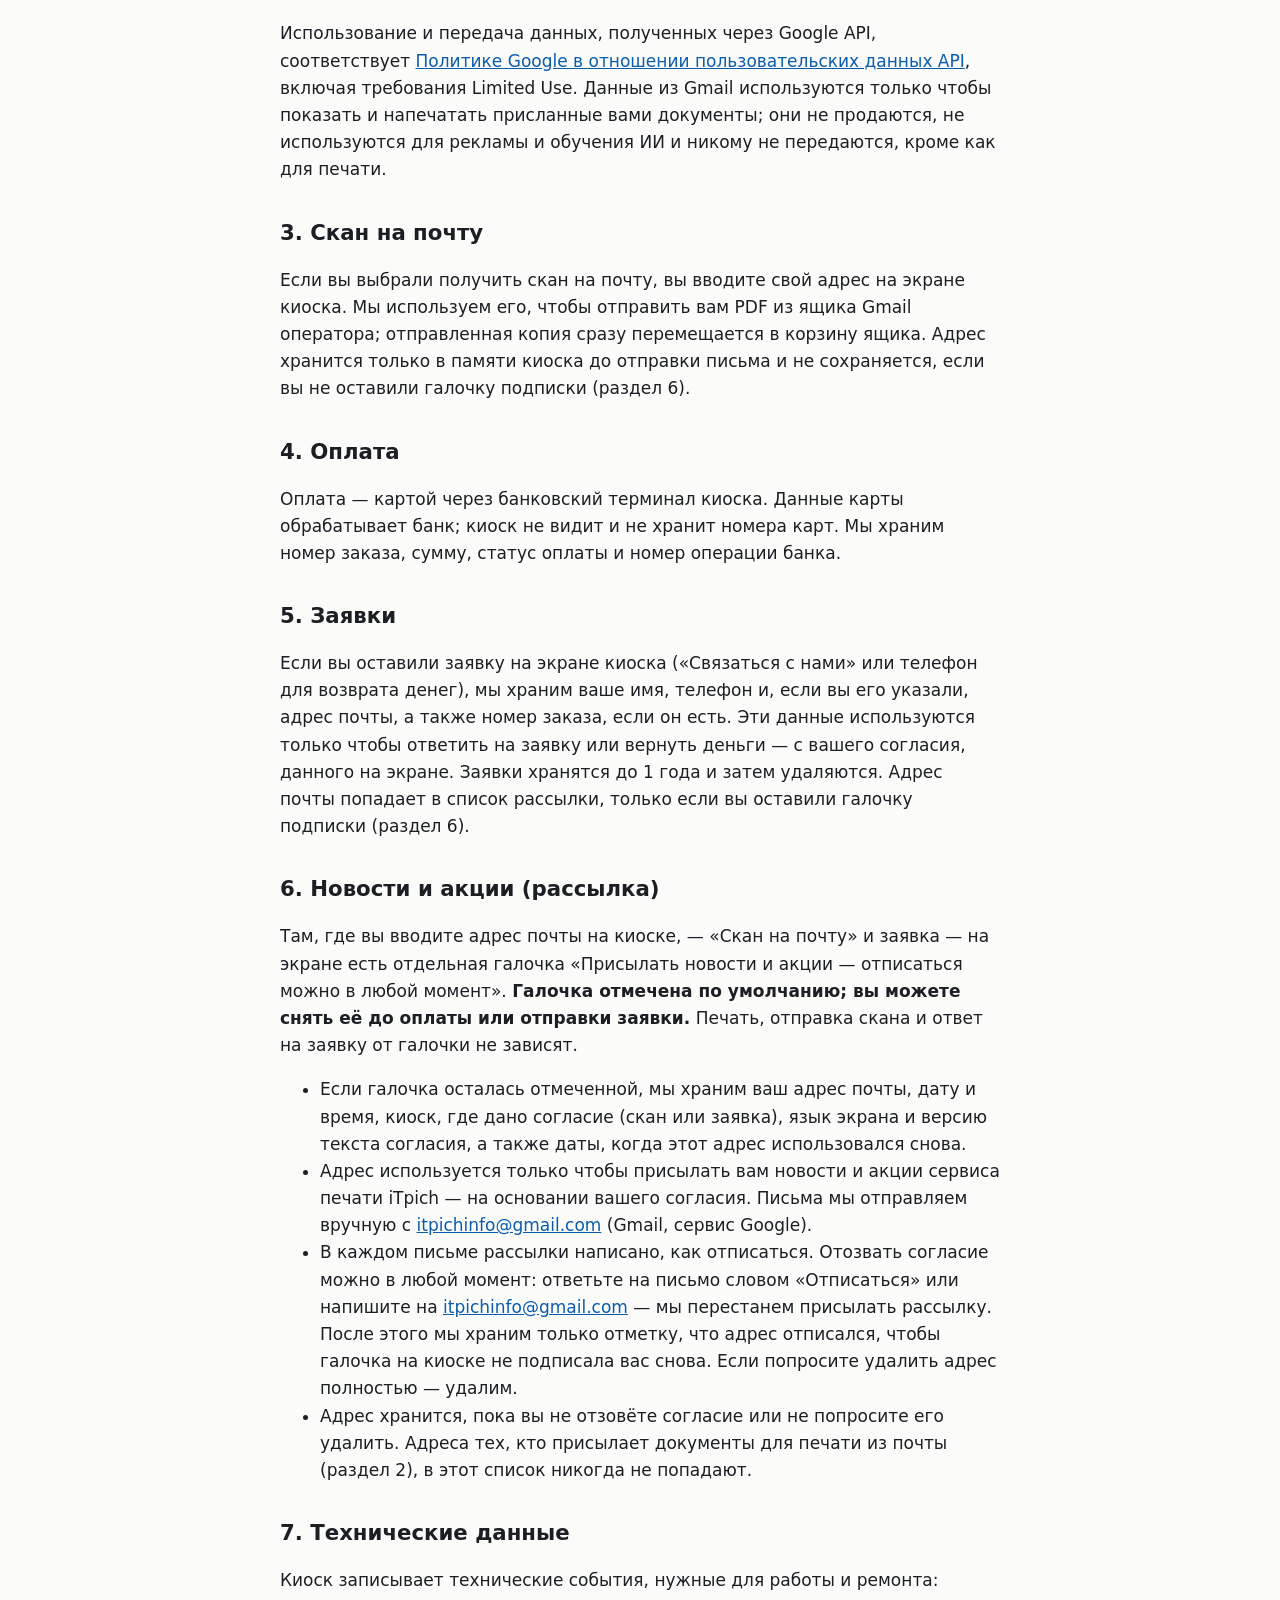
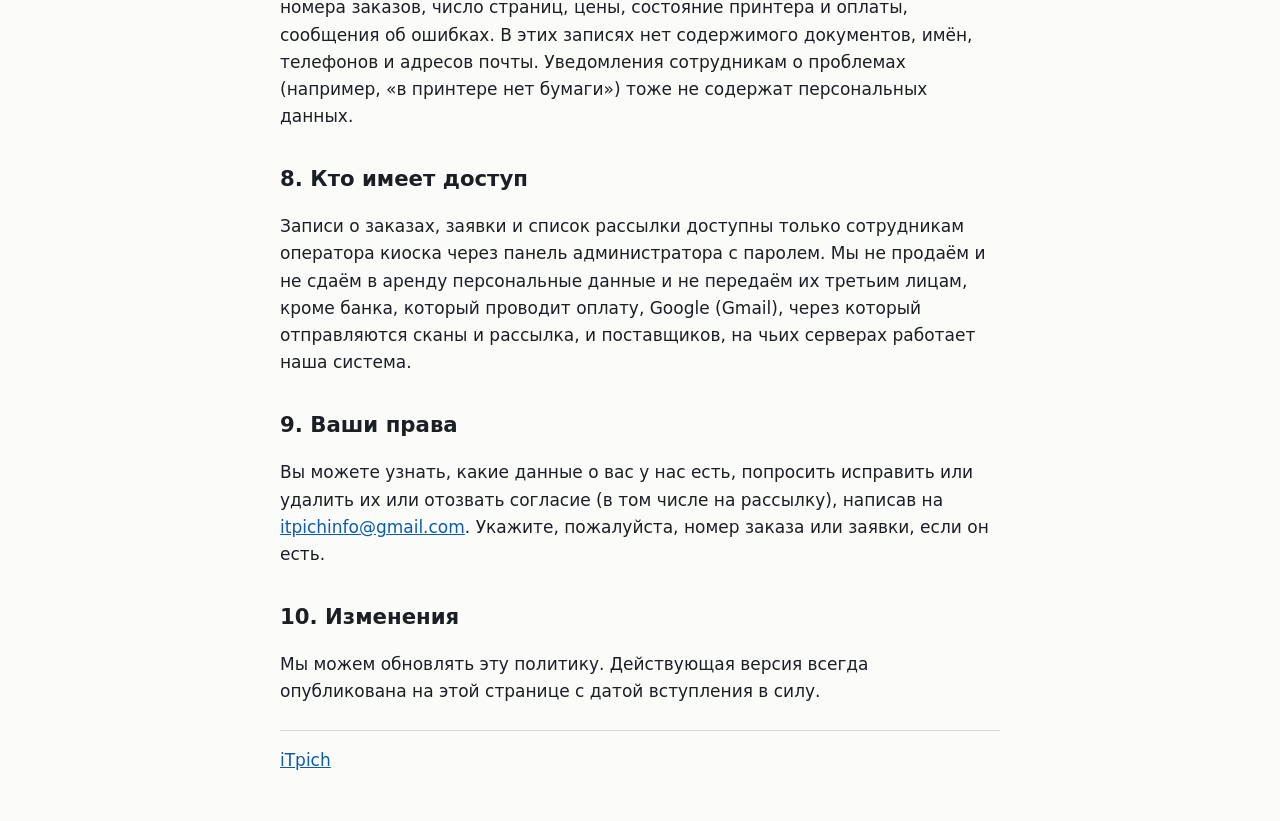
<file: privacy-ru.html>
<!doctype html>
<html lang="ru">
<head>
  <meta charset="utf-8">
  <meta name="viewport" content="width=device-width, initial-scale=1">
  <title>Политика конфиденциальности — iTpich</title>
  <link rel="canonical" href="https://itpich.am/privacy-ru.html">
  <link rel="icon" type="image/png" href="icon.png">
  <link rel="stylesheet" href="style.css">
  <script>if (location.hostname.endsWith('github.io')) location.replace('https://itpich.am/' + location.pathname.split('/').pop());</script>
</head>
<body>
  <main>
    <p><a href="index-ru.html">← iTpich</a> · <a href="privacy.html">English</a> · Русский · <a href="privacy-hy.html">Հայերեն</a></p>
    <h1>Политика конфиденциальности</h1>
    <p class="muted">Действует с 19 октября 2026 г. Основная версия — <a href="privacy.html">английская</a>.</p>

    <p>Здесь описано, что происходит с вашими документами и данными, когда вы пользуетесь киосками самостоятельной печати iTpich («киоск», «мы»). Оператор киосков — iTpich. Контакты: <a href="mailto:itpichinfo@gmail.com">itpichinfo@gmail.com</a>, <a href="tel:+37444150273">+374 44 150 273</a>, <a href="tel:+37443092020">+374 43 092 020</a>.</p>

    <h2>1. Документы, которые вы печатаете</h2>
    <ul>
      <li>При печати с флешки выбранный файл копируется в киоск только для вашего заказа. Киоск только читает флешку и ничего на неё не записывает.</li>
      <li>При печати из почты вложение из вашего письма скачивается в киоск только для вашего заказа.</li>
      <li>При копировании отсканированные страницы хранятся в киоске только для вашего заказа.</li>
      <li>При загрузке с телефона по QR-коду файлы передаются на сервер iTpich и хранятся там, только пока открыта сессия загрузки, не дольше 30 минут, а затем удаляются автоматически. Выбранные файлы скачиваются на устройство iTpich и хранятся там только до конца сессии, не дольше 30 минут. Для разбора неполадок мы храним имена загруженных файлов, модель телефона, версию системы и браузера в течение 24 часов после окончания сессии.</li>
      <li>После печати файлы заказа удаляются из киоска. Если печать сорвалась (например, закончилась бумага), файлы хранятся до 7 дней, чтобы разобраться с заказом, и затем удаляются автоматически.</li>
      <li>Имя напечатанного файла хранится в записи о заказе до 90 дней (для возвратов и спорных случаев) и затем удаляется. Сама запись о заказе (страницы, цена, статус оплаты) хранится для учёта.</li>
      <li>Мы не читаем, не анализируем, не копируем и не используем содержимое ваших документов ни для чего другого.</li>
    </ul>

    <h2>2. Печать из почты и доступ к Gmail</h2>
    <p>Для печати из почты используется ящик Gmail, принадлежащий оператору киоска. Программа киоска обращается <b>только к этому ящику</b> через Gmail API с правом <code>gmail.modify</code>. Оно нужно только чтобы читать письма, присланные на киоск, отправлять сканы, которые вы попросили прислать на почту (раздел 3), и перемещать обработанные письма в корзину ящика; другие письма программа не меняет. К вашему собственному почтовому ящику она никогда не обращается.</p>
    <ul>
      <li>Когда вы начинаете печать из почты, киоск показывает одноразовый адрес с коротким кодом. Программа ищет только письма с этим кодом в адресе получателя или теме, пришедшие после начала сессии, и показывает вам только их вложения.</li>
      <li>Из таких писем программа читает адрес отправителя (на экране он показан частично скрытым), время получения и вложения. Текст письма не используется. Адрес отправителя нигде не сохраняется и никогда не попадает в список рассылки.</li>
      <li>После печати письма хранятся в ящике оператора не дольше 7 дней и затем перемещаются в корзину; в обычном режиме они удаляются в корзину в течение 48 часов после обработки. Из корзины Gmail удаляет письма окончательно через 30 дней.</li>
    </ul>
    <p>Использование и передача данных, полученных через Google API, соответствует <a href="https://developers.google.com/terms/api-services-user-data-policy">Политике Google в отношении пользовательских данных API</a>, включая требования Limited Use. Данные из Gmail используются только чтобы показать и напечатать присланные вами документы; они не продаются, не используются для рекламы и обучения ИИ и никому не передаются, кроме как для печати.</p>

    <h2>3. Скан на почту</h2>
    <p>Если вы выбрали получить скан на почту, вы вводите свой адрес на экране киоска. Мы используем его, чтобы отправить вам PDF из ящика Gmail оператора; отправленная копия сразу перемещается в корзину ящика. Адрес хранится только в памяти киоска до отправки письма и не сохраняется, если вы не оставили галочку подписки (раздел 6).</p>

    <h2>4. Оплата</h2>
    <p>Оплата — картой через банковский терминал киоска. Данные карты обрабатывает банк; киоск не видит и не хранит номера карт. Мы храним номер заказа, сумму, статус оплаты и номер операции банка.</p>

    <h2>5. Заявки</h2>
    <p>Если вы оставили заявку на экране киоска («Связаться с нами» или телефон для возврата денег), мы храним ваше имя, телефон и, если вы его указали, адрес почты, а также номер заказа, если он есть. Эти данные используются только чтобы ответить на заявку или вернуть деньги — с вашего согласия, данного на экране. Заявки хранятся до 1 года и затем удаляются. Адрес почты попадает в список рассылки, только если вы оставили галочку подписки (раздел 6).</p>

    <h2>6. Новости и акции (рассылка)</h2>
    <p>Там, где вы вводите адрес почты на киоске, — «Скан на почту» и заявка — на экране есть отдельная галочка «Присылать новости и акции — отписаться можно в любой момент». <b>Галочка отмечена по умолчанию; вы можете снять её до оплаты или отправки заявки.</b> Печать, отправка скана и ответ на заявку от галочки не зависят.</p>
    <ul>
      <li>Если галочка осталась отмеченной, мы храним ваш адрес почты, дату и время, киоск, где дано согласие (скан или заявка), язык экрана и версию текста согласия, а также даты, когда этот адрес использовался снова.</li>
      <li>Адрес используется только чтобы присылать вам новости и акции сервиса печати iTpich — на основании вашего согласия. Письма мы отправляем вручную с <a href="mailto:itpichinfo@gmail.com">itpichinfo@gmail.com</a> (Gmail, сервис Google).</li>
      <li>В каждом письме рассылки написано, как отписаться. Отозвать согласие можно в любой момент: ответьте на письмо словом «Отписаться» или напишите на <a href="mailto:itpichinfo@gmail.com">itpichinfo@gmail.com</a> — мы перестанем присылать рассылку. После этого мы храним только отметку, что адрес отписался, чтобы галочка на киоске не подписала вас снова. Если попросите удалить адрес полностью — удалим.</li>
      <li>Адрес хранится, пока вы не отзовёте согласие или не попросите его удалить. Адреса тех, кто присылает документы для печати из почты (раздел 2), в этот список никогда не попадают.</li>
    </ul>

    <h2>7. Технические данные</h2>
    <p>Киоск записывает технические события, нужные для работы и ремонта: номера заказов, число страниц, цены, состояние принтера и оплаты, сообщения об ошибках. В этих записях нет содержимого документов, имён, телефонов и адресов почты. Уведомления сотрудникам о проблемах (например, «в принтере нет бумаги») тоже не содержат персональных данных.</p>

    <h2>8. Кто имеет доступ</h2>
    <p>Записи о заказах, заявки и список рассылки доступны только сотрудникам оператора киоска через панель администратора с паролем. Мы не продаём и не сдаём в аренду персональные данные и не передаём их третьим лицам, кроме банка, который проводит оплату, Google (Gmail), через который отправляются сканы и рассылка, и поставщиков, на чьих серверах работает наша система.</p>

    <h2>9. Ваши права</h2>
    <p>Вы можете узнать, какие данные о вас у нас есть, попросить исправить или удалить их или отозвать согласие (в том числе на рассылку), написав на <a href="mailto:itpichinfo@gmail.com">itpichinfo@gmail.com</a>. Укажите, пожалуйста, номер заказа или заявки, если он есть.</p>

    <h2>10. Изменения</h2>
    <p>Мы можем обновлять эту политику. Действующая версия всегда опубликована на этой странице с датой вступления в силу.</p>
  </main>
  <footer><a href="index-ru.html">iTpich</a></footer>
</body>
</html>
</file>
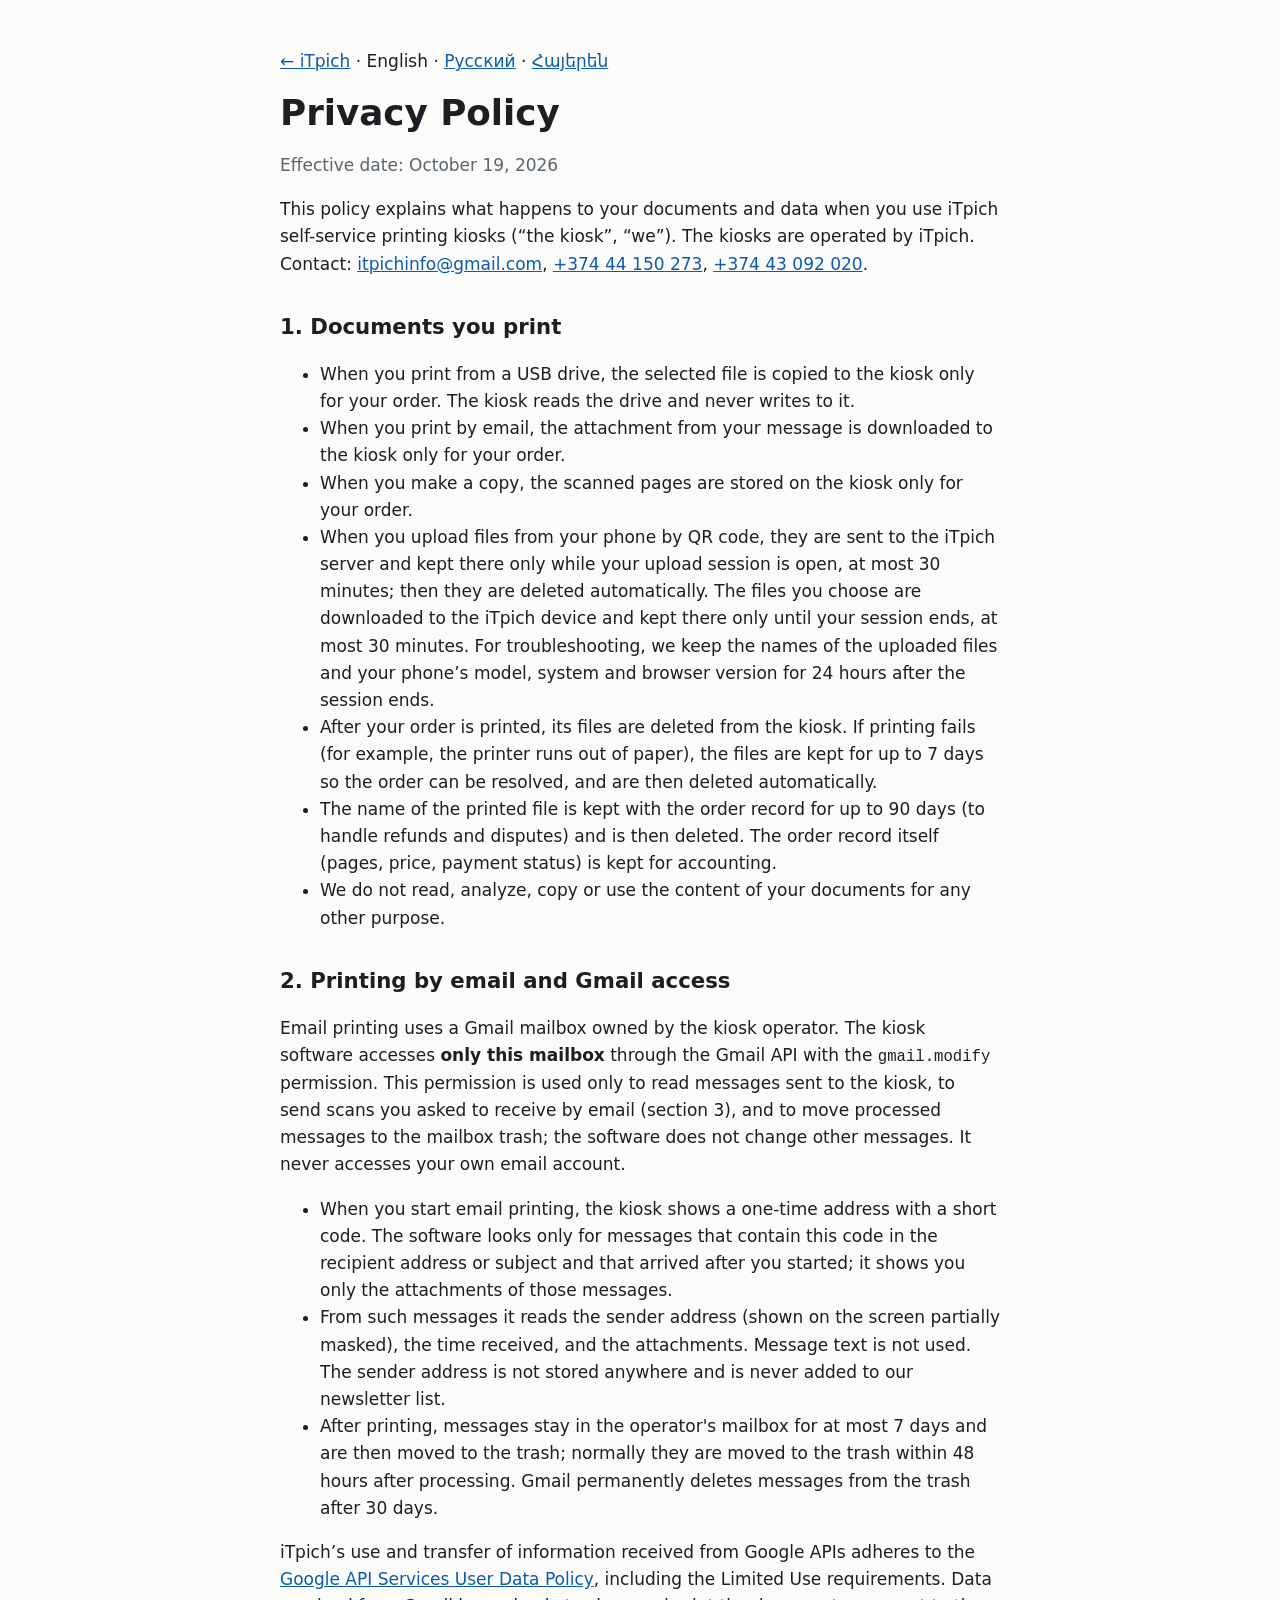
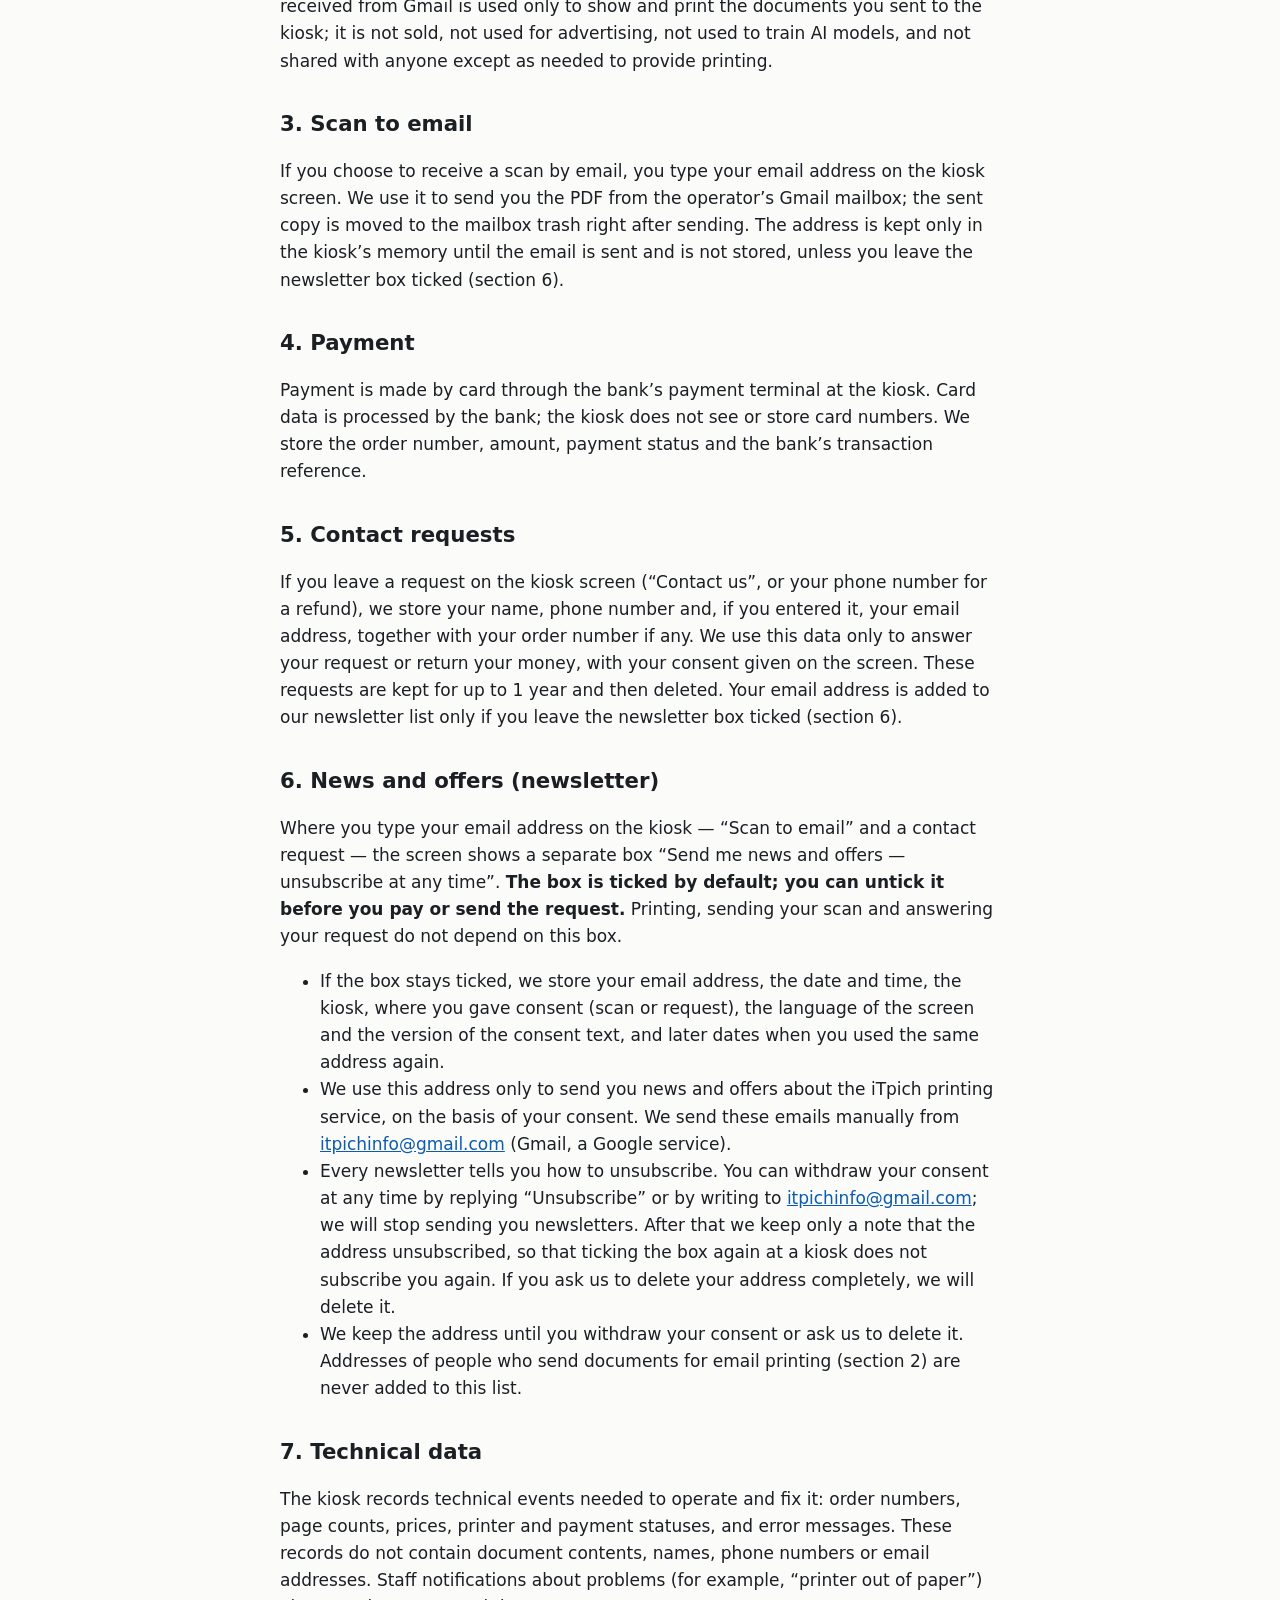
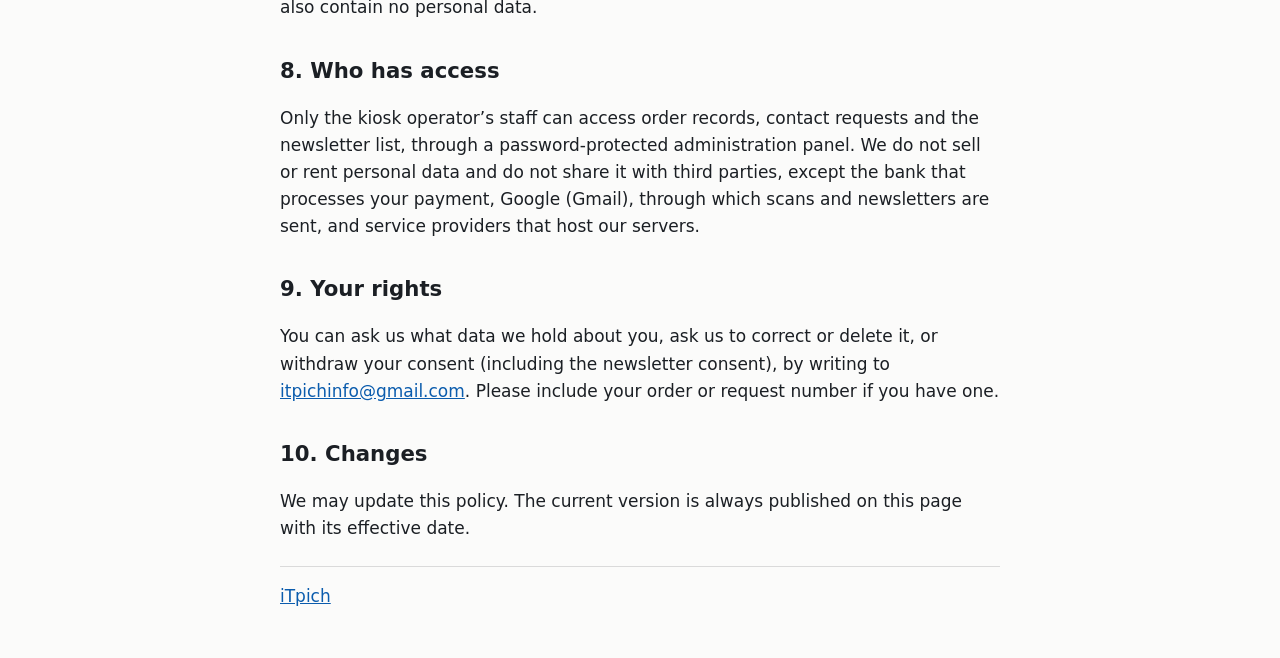
<file: privacy.html>
<!doctype html>
<html lang="en">
<head>
  <meta charset="utf-8">
  <meta name="viewport" content="width=device-width, initial-scale=1">
  <title>Privacy Policy — iTpich</title>
  <link rel="canonical" href="https://itpich.am/privacy.html">
  <link rel="icon" type="image/png" href="icon.png">
  <link rel="stylesheet" href="style.css">
  <script>if (location.hostname.endsWith('github.io')) location.replace('https://itpich.am/' + location.pathname.split('/').pop());</script>
</head>
<body>
  <main>
    <p><a href="index-en.html">← iTpich</a> · English · <a href="privacy-ru.html">Русский</a> · <a href="privacy-hy.html">Հայերեն</a></p>
    <h1>Privacy Policy</h1>
    <p class="muted">Effective date: October 19, 2026</p>

    <p>This policy explains what happens to your documents and data when you use iTpich self-service printing kiosks (“the kiosk”, “we”). The kiosks are operated by iTpich. Contact: <a href="mailto:itpichinfo@gmail.com">itpichinfo@gmail.com</a>, <a href="tel:+37444150273">+374 44 150 273</a>, <a href="tel:+37443092020">+374 43 092 020</a>.</p>

    <h2>1. Documents you print</h2>
    <ul>
      <li>When you print from a USB drive, the selected file is copied to the kiosk only for your order. The kiosk reads the drive and never writes to it.</li>
      <li>When you print by email, the attachment from your message is downloaded to the kiosk only for your order.</li>
      <li>When you make a copy, the scanned pages are stored on the kiosk only for your order.</li>
      <li>When you upload files from your phone by QR code, they are sent to the iTpich server and kept there only while your upload session is open, at most 30 minutes; then they are deleted automatically. The files you choose are downloaded to the iTpich device and kept there only until your session ends, at most 30 minutes. For troubleshooting, we keep the names of the uploaded files and your phone’s model, system and browser version for 24 hours after the session ends.</li>
      <li>After your order is printed, its files are deleted from the kiosk. If printing fails (for example, the printer runs out of paper), the files are kept for up to 7 days so the order can be resolved, and are then deleted automatically.</li>
      <li>The name of the printed file is kept with the order record for up to 90 days (to handle refunds and disputes) and is then deleted. The order record itself (pages, price, payment status) is kept for accounting.</li>
      <li>We do not read, analyze, copy or use the content of your documents for any other purpose.</li>
    </ul>

    <h2>2. Printing by email and Gmail access</h2>
    <p>Email printing uses a Gmail mailbox owned by the kiosk operator. The kiosk software accesses <b>only this mailbox</b> through the Gmail API with the <code>gmail.modify</code> permission. This permission is used only to read messages sent to the kiosk, to send scans you asked to receive by email (section 3), and to move processed messages to the mailbox trash; the software does not change other messages. It never accesses your own email account.</p>
    <ul>
      <li>When you start email printing, the kiosk shows a one-time address with a short code. The software looks only for messages that contain this code in the recipient address or subject and that arrived after you started; it shows you only the attachments of those messages.</li>
      <li>From such messages it reads the sender address (shown on the screen partially masked), the time received, and the attachments. Message text is not used. The sender address is not stored anywhere and is never added to our newsletter list.</li>
      <li>After printing, messages stay in the operator's mailbox for at most 7 days and are then moved to the trash; normally they are moved to the trash within 48 hours after processing. Gmail permanently deletes messages from the trash after 30 days.</li>
    </ul>
    <p>iTpich’s use and transfer of information received from Google APIs adheres to the <a href="https://developers.google.com/terms/api-services-user-data-policy">Google API Services User Data Policy</a>, including the Limited Use requirements. Data received from Gmail is used only to show and print the documents you sent to the kiosk; it is not sold, not used for advertising, not used to train AI models, and not shared with anyone except as needed to provide printing.</p>

    <h2>3. Scan to email</h2>
    <p>If you choose to receive a scan by email, you type your email address on the kiosk screen. We use it to send you the PDF from the operator’s Gmail mailbox; the sent copy is moved to the mailbox trash right after sending. The address is kept only in the kiosk’s memory until the email is sent and is not stored, unless you leave the newsletter box ticked (section 6).</p>

    <h2>4. Payment</h2>
    <p>Payment is made by card through the bank’s payment terminal at the kiosk. Card data is processed by the bank; the kiosk does not see or store card numbers. We store the order number, amount, payment status and the bank’s transaction reference.</p>

    <h2>5. Contact requests</h2>
    <p>If you leave a request on the kiosk screen (“Contact us”, or your phone number for a refund), we store your name, phone number and, if you entered it, your email address, together with your order number if any. We use this data only to answer your request or return your money, with your consent given on the screen. These requests are kept for up to 1 year and then deleted. Your email address is added to our newsletter list only if you leave the newsletter box ticked (section 6).</p>

    <h2>6. News and offers (newsletter)</h2>
    <p>Where you type your email address on the kiosk — “Scan to email” and a contact request — the screen shows a separate box “Send me news and offers — unsubscribe at any time”. <b>The box is ticked by default; you can untick it before you pay or send the request.</b> Printing, sending your scan and answering your request do not depend on this box.</p>
    <ul>
      <li>If the box stays ticked, we store your email address, the date and time, the kiosk, where you gave consent (scan or request), the language of the screen and the version of the consent text, and later dates when you used the same address again.</li>
      <li>We use this address only to send you news and offers about the iTpich printing service, on the basis of your consent. We send these emails manually from <a href="mailto:itpichinfo@gmail.com">itpichinfo@gmail.com</a> (Gmail, a Google service).</li>
      <li>Every newsletter tells you how to unsubscribe. You can withdraw your consent at any time by replying “Unsubscribe” or by writing to <a href="mailto:itpichinfo@gmail.com">itpichinfo@gmail.com</a>; we will stop sending you newsletters. After that we keep only a note that the address unsubscribed, so that ticking the box again at a kiosk does not subscribe you again. If you ask us to delete your address completely, we will delete it.</li>
      <li>We keep the address until you withdraw your consent or ask us to delete it. Addresses of people who send documents for email printing (section 2) are never added to this list.</li>
    </ul>

    <h2>7. Technical data</h2>
    <p>The kiosk records technical events needed to operate and fix it: order numbers, page counts, prices, printer and payment statuses, and error messages. These records do not contain document contents, names, phone numbers or email addresses. Staff notifications about problems (for example, “printer out of paper”) also contain no personal data.</p>

    <h2>8. Who has access</h2>
    <p>Only the kiosk operator’s staff can access order records, contact requests and the newsletter list, through a password-protected administration panel. We do not sell or rent personal data and do not share it with third parties, except the bank that processes your payment, Google (Gmail), through which scans and newsletters are sent, and service providers that host our servers.</p>

    <h2>9. Your rights</h2>
    <p>You can ask us what data we hold about you, ask us to correct or delete it, or withdraw your consent (including the newsletter consent), by writing to <a href="mailto:itpichinfo@gmail.com">itpichinfo@gmail.com</a>. Please include your order or request number if you have one.</p>

    <h2>10. Changes</h2>
    <p>We may update this policy. The current version is always published on this page with its effective date.</p>
  </main>
  <footer><a href="index-en.html">iTpich</a></footer>
</body>
</html>
</file>
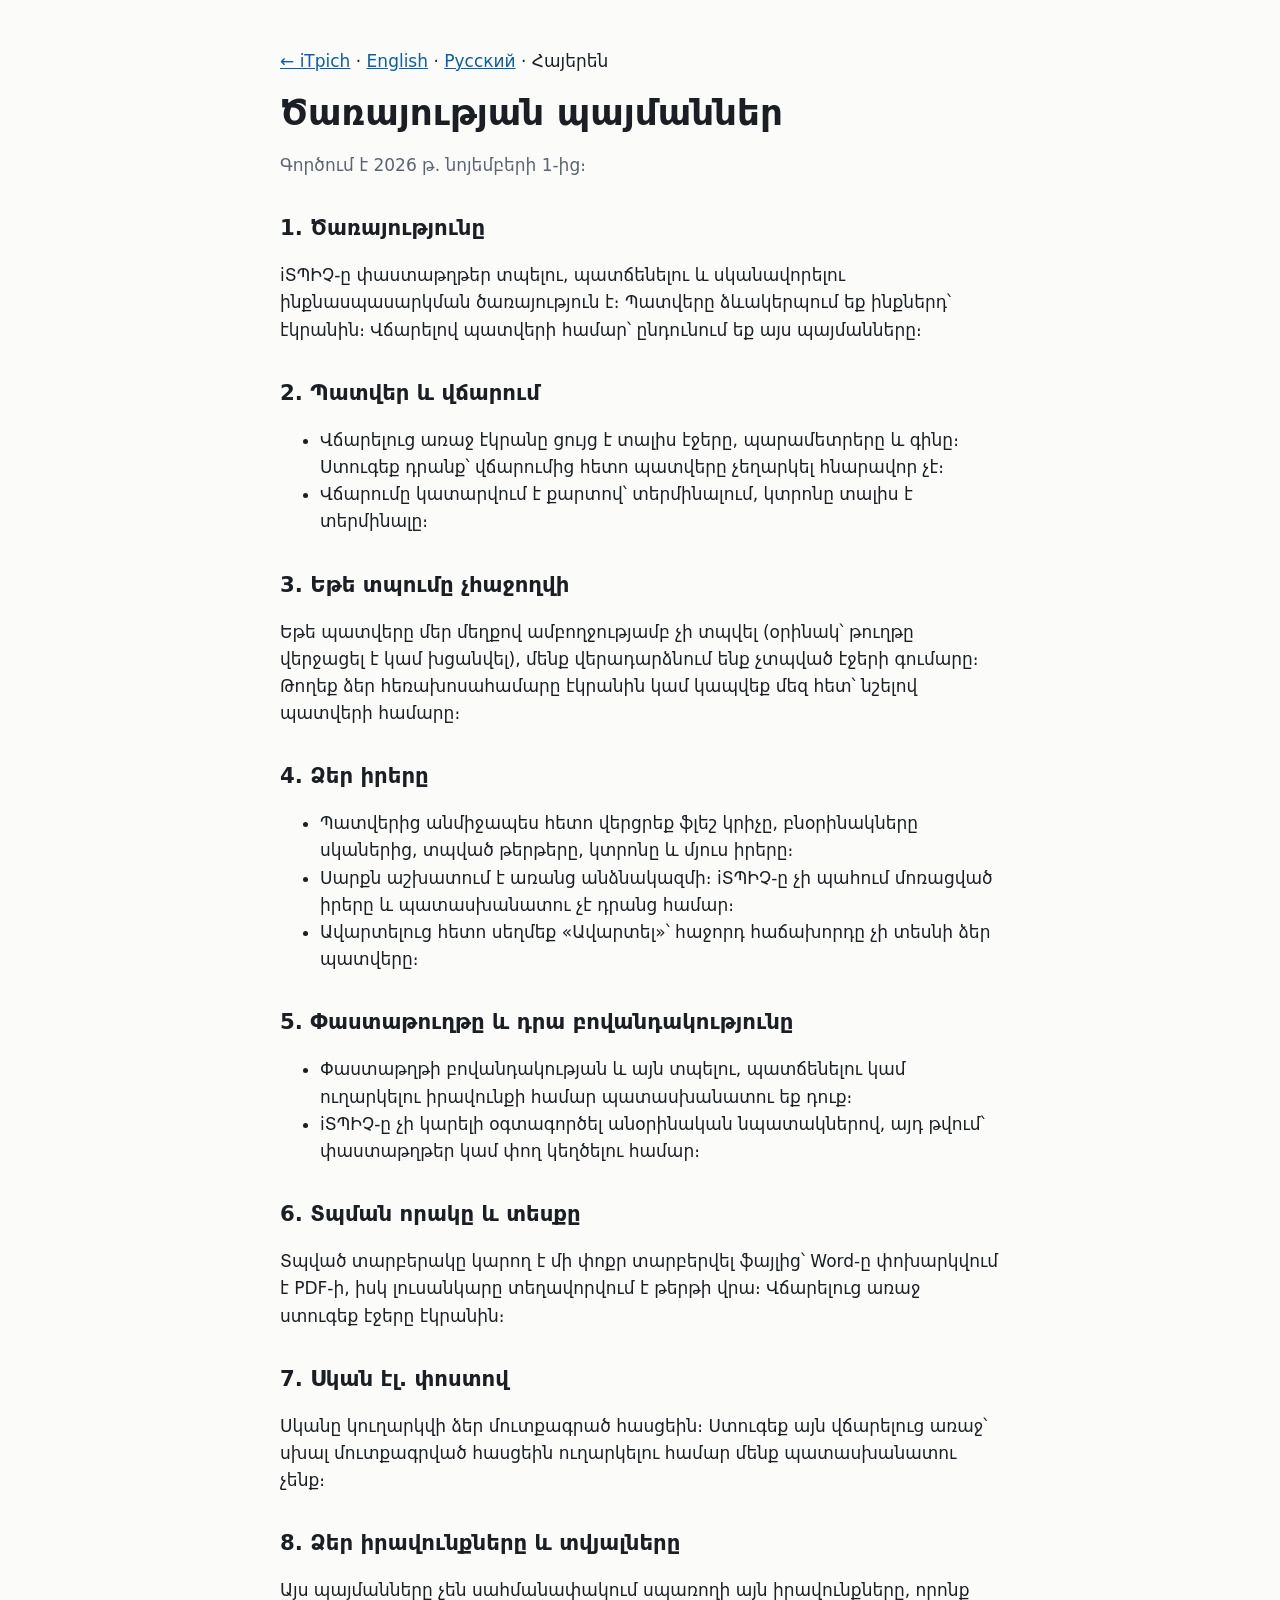
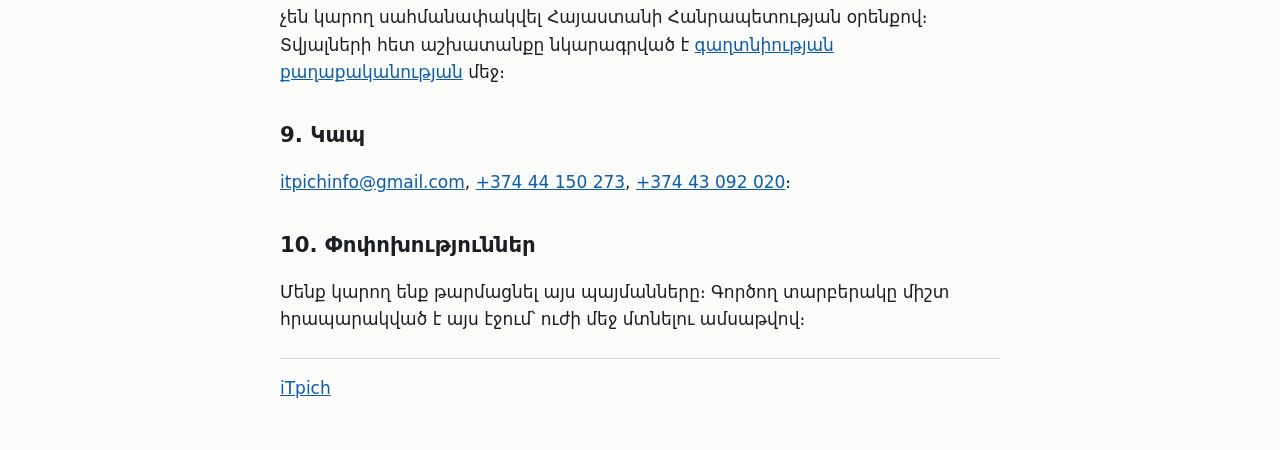
<file: terms-hy.html>
<!doctype html>
<html lang="hy">
<head>
  <meta charset="utf-8">
  <meta name="viewport" content="width=device-width, initial-scale=1">
  <title>Ծառայության պայմաններ — iTpich</title>
  <link rel="canonical" href="https://itpich.am/terms-hy.html">
  <link rel="icon" type="image/png" href="icon.png">
  <link rel="stylesheet" href="style.css">
  <script>if (location.hostname.endsWith('github.io')) location.replace('https://itpich.am/' + location.pathname.split('/').pop());</script>
</head>
<body>
  <main>
    <p><a href="index.html">← iTpich</a> · <a href="terms.html">English</a> · <a href="terms-ru.html">Русский</a> · Հայերեն</p>
    <h1>Ծառայության պայմաններ</h1>
    <p class="muted">Գործում է 2026 թ. նոյեմբերի 1-ից։</p>

    <h2>1. Ծառայությունը</h2>
    <p>iՏՊԻՉ-ը փաստաթղթեր տպելու, պատճենելու և սկանավորելու ինքնասպասարկման ծառայություն է։ Պատվերը ձևակերպում եք ինքներդ՝ էկրանին։ Վճարելով պատվերի համար՝ ընդունում եք այս պայմանները։</p>

    <h2>2. Պատվեր և վճարում</h2>
    <ul>
      <li>Վճարելուց առաջ էկրանը ցույց է տալիս էջերը, պարամետրերը և գինը։ Ստուգեք դրանք՝ վճարումից հետո պատվերը չեղարկել հնարավոր չէ։</li>
      <li>Վճարումը կատարվում է քարտով՝ տերմինալում, կտրոնը տալիս է տերմինալը։</li>
    </ul>

    <h2>3. Եթե տպումը չհաջողվի</h2>
    <p>Եթե պատվերը մեր մեղքով ամբողջությամբ չի տպվել (օրինակ՝ թուղթը վերջացել է կամ խցանվել), մենք վերադարձնում ենք չտպված էջերի գումարը։ Թողեք ձեր հեռախոսահամարը էկրանին կամ կապվեք մեզ հետ՝ նշելով պատվերի համարը։</p>

    <h2>4. Ձեր իրերը</h2>
    <ul>
      <li>Պատվերից անմիջապես հետո վերցրեք ֆլեշ կրիչը, բնօրինակները սկաներից, տպված թերթերը, կտրոնը և մյուս իրերը։</li>
      <li>Սարքն աշխատում է առանց անձնակազմի։ iՏՊԻՉ-ը չի պահում մոռացված իրերը և պատասխանատու չէ դրանց համար։</li>
      <li>Ավարտելուց հետո սեղմեք «Ավարտել»՝ հաջորդ հաճախորդը չի տեսնի ձեր պատվերը։</li>
    </ul>

    <h2>5. Փաստաթուղթը և դրա բովանդակությունը</h2>
    <ul>
      <li>Փաստաթղթի բովանդակության և այն տպելու, պատճենելու կամ ուղարկելու իրավունքի համար պատասխանատու եք դուք։</li>
      <li>iՏՊԻՉ-ը չի կարելի օգտագործել անօրինական նպատակներով, այդ թվում՝ փաստաթղթեր կամ փող կեղծելու համար։</li>
    </ul>

    <h2>6. Տպման որակը և տեսքը</h2>
    <p>Տպված տարբերակը կարող է մի փոքր տարբերվել ֆայլից՝ Word-ը փոխարկվում է PDF-ի, իսկ լուսանկարը տեղավորվում է թերթի վրա։ Վճարելուց առաջ ստուգեք էջերը էկրանին։</p>

    <h2>7. Սկան էլ. փոստով</h2>
    <p>Սկանը կուղարկվի ձեր մուտքագրած հասցեին։ Ստուգեք այն վճարելուց առաջ՝ սխալ մուտքագրված հասցեին ուղարկելու համար մենք պատասխանատու չենք։</p>

    <h2>8. Ձեր իրավունքները և տվյալները</h2>
    <p>Այս պայմանները չեն սահմանափակում սպառողի այն իրավունքները, որոնք չեն կարող սահմանափակվել Հայաստանի Հանրապետության օրենքով։ Տվյալների հետ աշխատանքը նկարագրված է <a href="privacy-hy.html">գաղտնիության քաղաքականության</a> մեջ։</p>

    <h2>9. Կապ</h2>
    <p><a href="mailto:itpichinfo@gmail.com">itpichinfo@gmail.com</a>, <a href="tel:+37444150273">+374 44 150 273</a>, <a href="tel:+37443092020">+374 43 092 020</a>։</p>

    <h2>10. Փոփոխություններ</h2>
    <p>Մենք կարող ենք թարմացնել այս պայմանները։ Գործող տարբերակը միշտ հրապարակված է այս էջում՝ ուժի մեջ մտնելու ամսաթվով։</p>
  </main>
  <footer><a href="index.html">iTpich</a></footer>
</body>
</html>
</file>
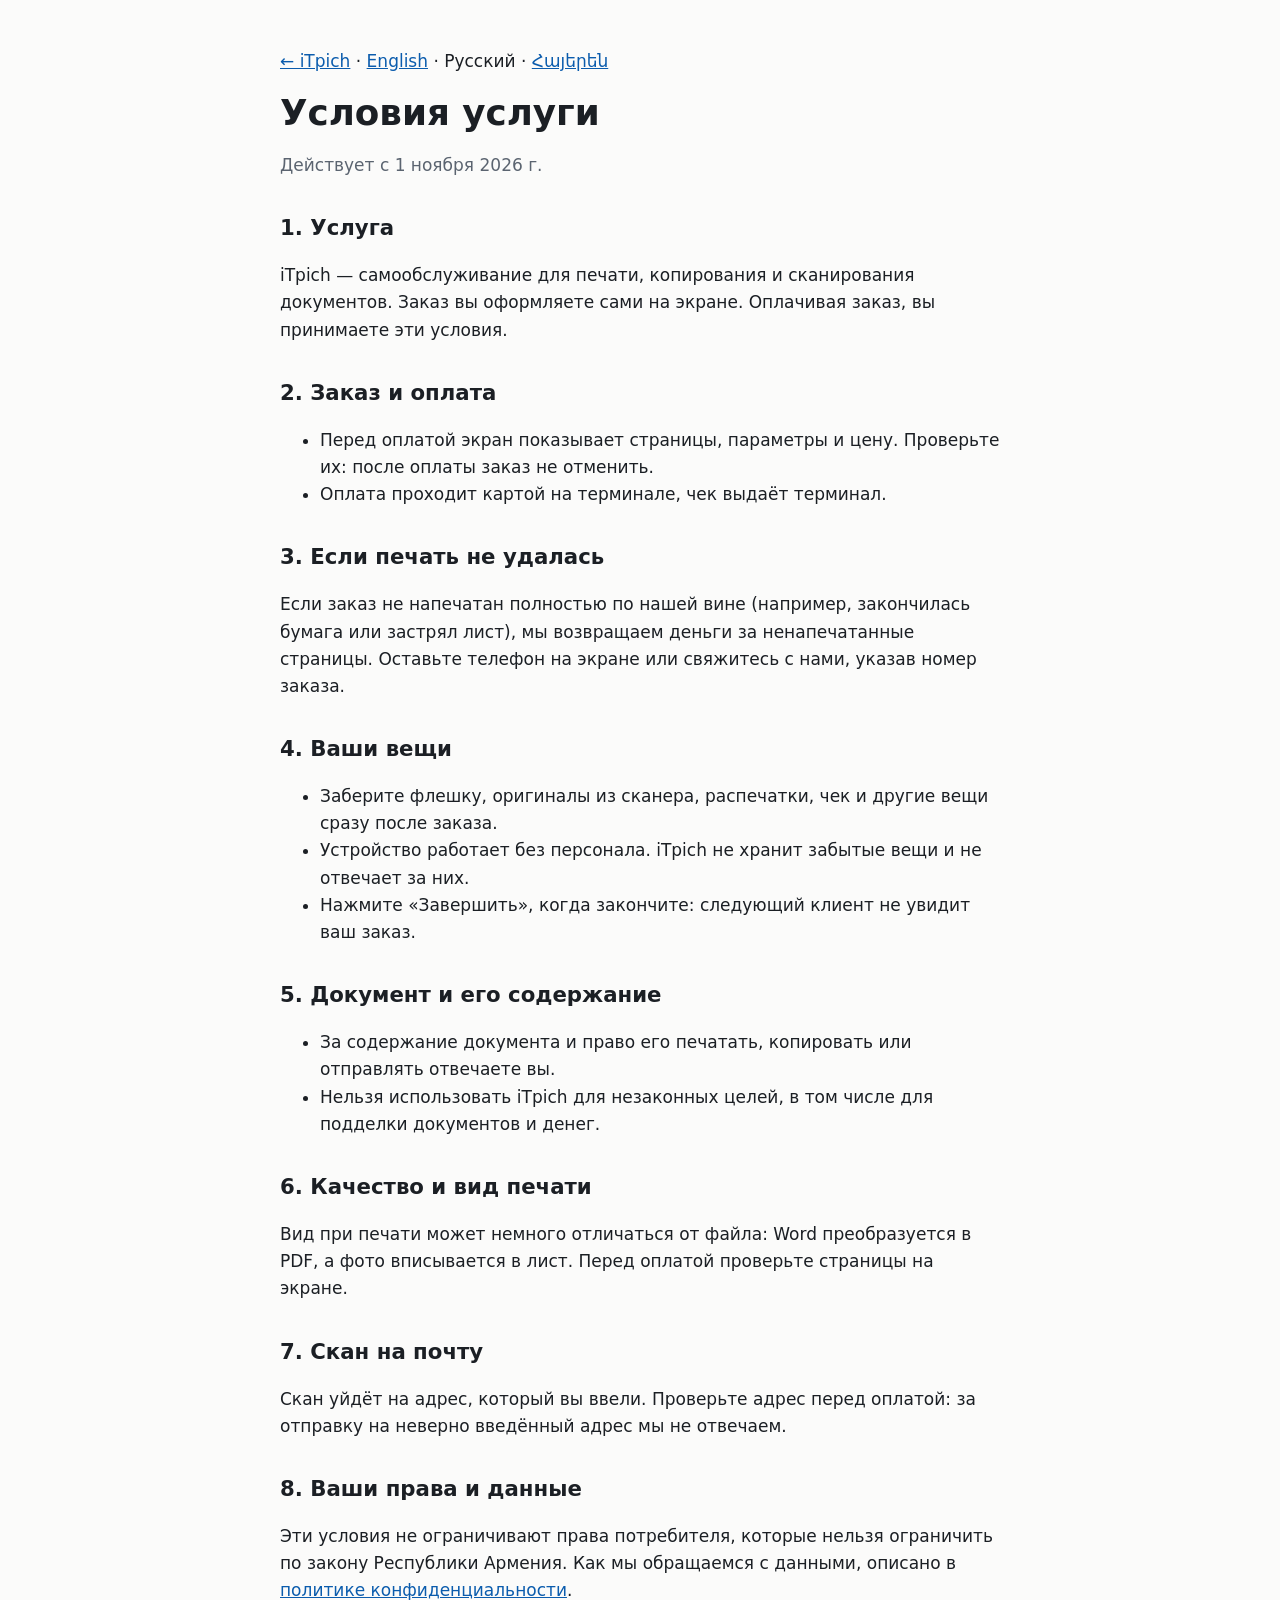
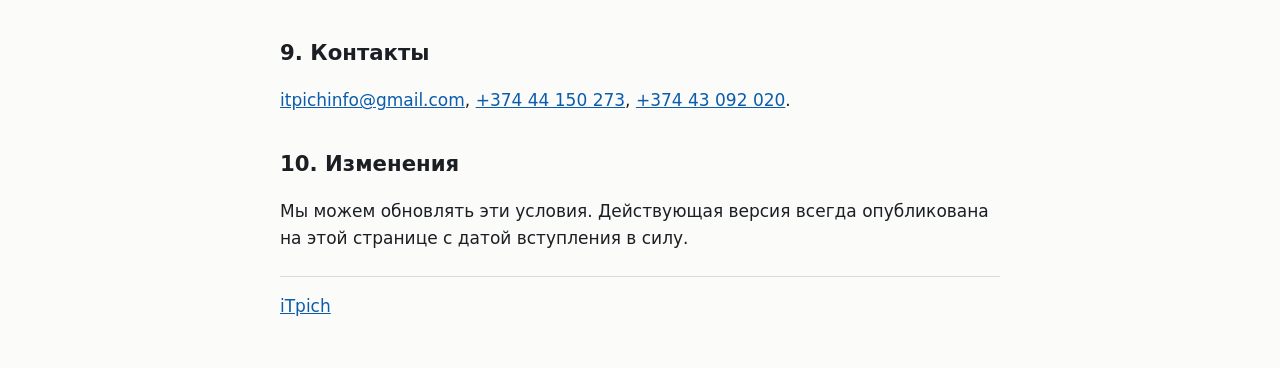
<file: terms-ru.html>
<!doctype html>
<html lang="ru">
<head>
  <meta charset="utf-8">
  <meta name="viewport" content="width=device-width, initial-scale=1">
  <title>Условия услуги — iTpich</title>
  <link rel="canonical" href="https://itpich.am/terms-ru.html">
  <link rel="icon" type="image/png" href="icon.png">
  <link rel="stylesheet" href="style.css">
  <script>if (location.hostname.endsWith('github.io')) location.replace('https://itpich.am/' + location.pathname.split('/').pop());</script>
</head>
<body>
  <main>
    <p><a href="index-ru.html">← iTpich</a> · <a href="terms.html">English</a> · Русский · <a href="terms-hy.html">Հայերեն</a></p>
    <h1>Условия услуги</h1>
    <p class="muted">Действует с 1 ноября 2026 г.</p>

    <h2>1. Услуга</h2>
    <p>iTpich — самообслуживание для печати, копирования и сканирования документов. Заказ вы оформляете сами на экране. Оплачивая заказ, вы принимаете эти условия.</p>

    <h2>2. Заказ и оплата</h2>
    <ul>
      <li>Перед оплатой экран показывает страницы, параметры и цену. Проверьте их: после оплаты заказ не отменить.</li>
      <li>Оплата проходит картой на терминале, чек выдаёт терминал.</li>
    </ul>

    <h2>3. Если печать не удалась</h2>
    <p>Если заказ не напечатан полностью по нашей вине (например, закончилась бумага или застрял лист), мы возвращаем деньги за ненапечатанные страницы. Оставьте телефон на экране или свяжитесь с нами, указав номер заказа.</p>

    <h2>4. Ваши вещи</h2>
    <ul>
      <li>Заберите флешку, оригиналы из сканера, распечатки, чек и другие вещи сразу после заказа.</li>
      <li>Устройство работает без персонала. iTpich не хранит забытые вещи и не отвечает за них.</li>
      <li>Нажмите «Завершить», когда закончите: следующий клиент не увидит ваш заказ.</li>
    </ul>

    <h2>5. Документ и его содержание</h2>
    <ul>
      <li>За содержание документа и право его печатать, копировать или отправлять отвечаете вы.</li>
      <li>Нельзя использовать iTpich для незаконных целей, в том числе для подделки документов и денег.</li>
    </ul>

    <h2>6. Качество и вид печати</h2>
    <p>Вид при печати может немного отличаться от файла: Word преобразуется в PDF, а фото вписывается в лист. Перед оплатой проверьте страницы на экране.</p>

    <h2>7. Скан на почту</h2>
    <p>Скан уйдёт на адрес, который вы ввели. Проверьте адрес перед оплатой: за отправку на неверно введённый адрес мы не отвечаем.</p>

    <h2>8. Ваши права и данные</h2>
    <p>Эти условия не ограничивают права потребителя, которые нельзя ограничить по закону Республики Армения. Как мы обращаемся с данными, описано в <a href="privacy-ru.html">политике конфиденциальности</a>.</p>

    <h2>9. Контакты</h2>
    <p><a href="mailto:itpichinfo@gmail.com">itpichinfo@gmail.com</a>, <a href="tel:+37444150273">+374 44 150 273</a>, <a href="tel:+37443092020">+374 43 092 020</a>.</p>

    <h2>10. Изменения</h2>
    <p>Мы можем обновлять эти условия. Действующая версия всегда опубликована на этой странице с датой вступления в силу.</p>
  </main>
  <footer><a href="index-ru.html">iTpich</a></footer>
</body>
</html>
</file>
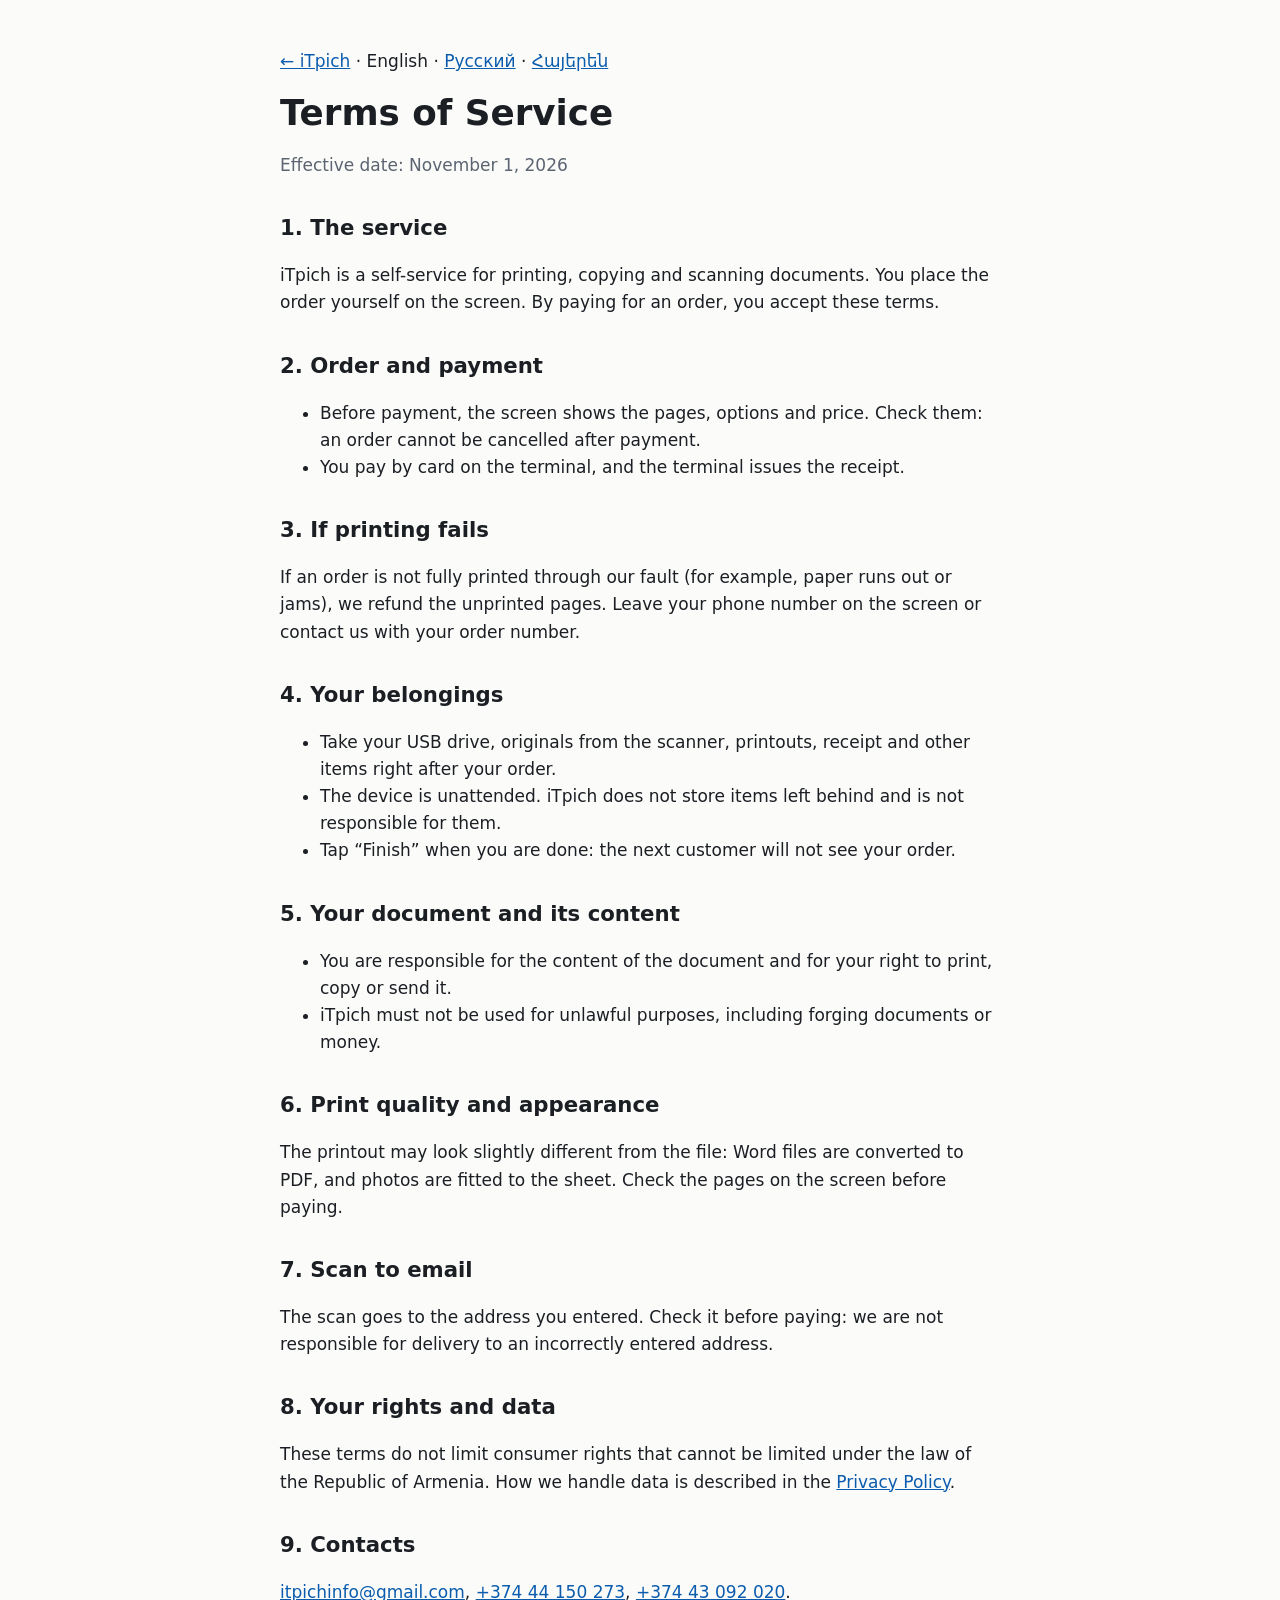
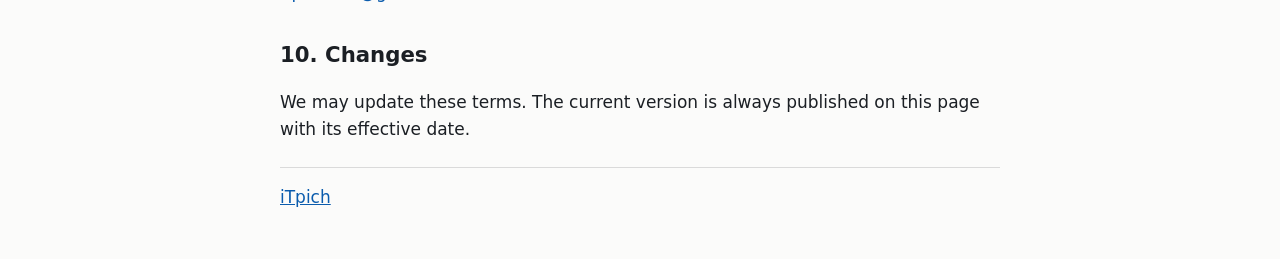
<file: terms.html>
<!doctype html>
<html lang="en">
<head>
  <meta charset="utf-8">
  <meta name="viewport" content="width=device-width, initial-scale=1">
  <title>Terms of Service — iTpich</title>
  <link rel="canonical" href="https://itpich.am/terms.html">
  <link rel="icon" type="image/png" href="icon.png">
  <link rel="stylesheet" href="style.css">
  <script>if (location.hostname.endsWith('github.io')) location.replace('https://itpich.am/' + location.pathname.split('/').pop());</script>
</head>
<body>
  <main>
    <p><a href="index-en.html">← iTpich</a> · English · <a href="terms-ru.html">Русский</a> · <a href="terms-hy.html">Հայերեն</a></p>
    <h1>Terms of Service</h1>
    <p class="muted">Effective date: November 1, 2026</p>

    <h2>1. The service</h2>
    <p>iTpich is a self-service for printing, copying and scanning documents. You place the order yourself on the screen. By paying for an order, you accept these terms.</p>

    <h2>2. Order and payment</h2>
    <ul>
      <li>Before payment, the screen shows the pages, options and price. Check them: an order cannot be cancelled after payment.</li>
      <li>You pay by card on the terminal, and the terminal issues the receipt.</li>
    </ul>

    <h2>3. If printing fails</h2>
    <p>If an order is not fully printed through our fault (for example, paper runs out or jams), we refund the unprinted pages. Leave your phone number on the screen or contact us with your order number.</p>

    <h2>4. Your belongings</h2>
    <ul>
      <li>Take your USB drive, originals from the scanner, printouts, receipt and other items right after your order.</li>
      <li>The device is unattended. iTpich does not store items left behind and is not responsible for them.</li>
      <li>Tap “Finish” when you are done: the next customer will not see your order.</li>
    </ul>

    <h2>5. Your document and its content</h2>
    <ul>
      <li>You are responsible for the content of the document and for your right to print, copy or send it.</li>
      <li>iTpich must not be used for unlawful purposes, including forging documents or money.</li>
    </ul>

    <h2>6. Print quality and appearance</h2>
    <p>The printout may look slightly different from the file: Word files are converted to PDF, and photos are fitted to the sheet. Check the pages on the screen before paying.</p>

    <h2>7. Scan to email</h2>
    <p>The scan goes to the address you entered. Check it before paying: we are not responsible for delivery to an incorrectly entered address.</p>

    <h2>8. Your rights and data</h2>
    <p>These terms do not limit consumer rights that cannot be limited under the law of the Republic of Armenia. How we handle data is described in the <a href="privacy.html">Privacy Policy</a>.</p>

    <h2>9. Contacts</h2>
    <p><a href="mailto:itpichinfo@gmail.com">itpichinfo@gmail.com</a>, <a href="tel:+37444150273">+374 44 150 273</a>, <a href="tel:+37443092020">+374 43 092 020</a>.</p>

    <h2>10. Changes</h2>
    <p>We may update these terms. The current version is always published on this page with its effective date.</p>
  </main>
  <footer><a href="index-en.html">iTpich</a></footer>
</body>
</html>
</file>
<file: style.css>
:root {
  color-scheme: light dark;
  --ink: #1b1f24;
  --muted: #5b6470;
  --bg: #fbfbfa;
  --link: #0b5cad;
}
@media (prefers-color-scheme: dark) {
  :root {
    --ink: #e8eaed;
    --muted: #a3abb5;
    --bg: #15181c;
    --link: #79b4f2;
  }
}
body {
  margin: 0;
  padding: 0 16px;
  background: var(--bg);
  color: var(--ink);
  font: 17px/1.6 system-ui, -apple-system, "Segoe UI", Roboto, sans-serif;
}
main {
  max-width: 720px;
  margin: 48px auto 24px;
}
h1 {
  font-size: 2.1em;
  line-height: 1.2;
  margin: 0 0 12px;
}
h2 {
  font-size: 1.25em;
  margin: 32px 0 8px;
}
.lead {
  font-size: 1.15em;
}
.muted {
  color: var(--muted);
}
a {
  color: var(--link);
}
code {
  font-size: 0.92em;
  overflow-wrap: anywhere;
}
footer {
  max-width: 720px;
  margin: 0 auto 48px;
  padding-top: 16px;
  border-top: 1px solid color-mix(in srgb, var(--ink) 15%, transparent);
  color: var(--muted);
}

/* Визитка (index*.html): шапка с логотипом, карточки услуг, шаги, цены. Цвет бренда — жёлтый из логотипа. */
:root {
  --brand: #f2d35b;
  --card: #ffffff;
  --line: color-mix(in srgb, var(--ink) 12%, transparent);
}
@media (prefers-color-scheme: dark) {
  :root {
    --card: #1f2329;
  }
}
.site-header {
  max-width: 720px;
  margin: 24px auto 0;
  display: flex;
  align-items: center;
  justify-content: space-between;
  gap: 16px;
  flex-wrap: wrap;
}
.brand {
  display: block;
  width: 180px;
  height: auto;
  border-radius: 12px;
}
.langs {
  font-size: 0.95em;
  color: var(--muted);
}
.site-header + main {
  margin-top: 24px;
}
.cards {
  margin: 0;
  padding: 0;
  list-style: none;
  display: grid;
  grid-template-columns: repeat(auto-fit, minmax(240px, 1fr));
  gap: 12px;
}
.card {
  padding: 16px 18px;
  border-radius: 14px;
  background: var(--card);
  border: 1px solid var(--line);
  border-top: 6px solid var(--brand);
}
.card h3 {
  margin: 0 0 6px;
  font-size: 1.05em;
}
.card p {
  margin: 0;
  color: var(--muted);
}
.steps li + li {
  margin-top: 6px;
}
.prices {
  margin: 0 0 8px;
  padding: 0;
  list-style: none;
  font-weight: 600;
}
.prices li + li {
  margin-top: 4px;
}
.contacts {
  line-height: 1.9;
}
.promo {
  margin: 24px auto 8px;
  width: min(100%, 320px);
}
.promo video {
  display: block;
  width: 100%;
  height: auto;
  border-radius: 16px;
  border: 1px solid var(--line);
  background: #f3eee3;
}
</file>
